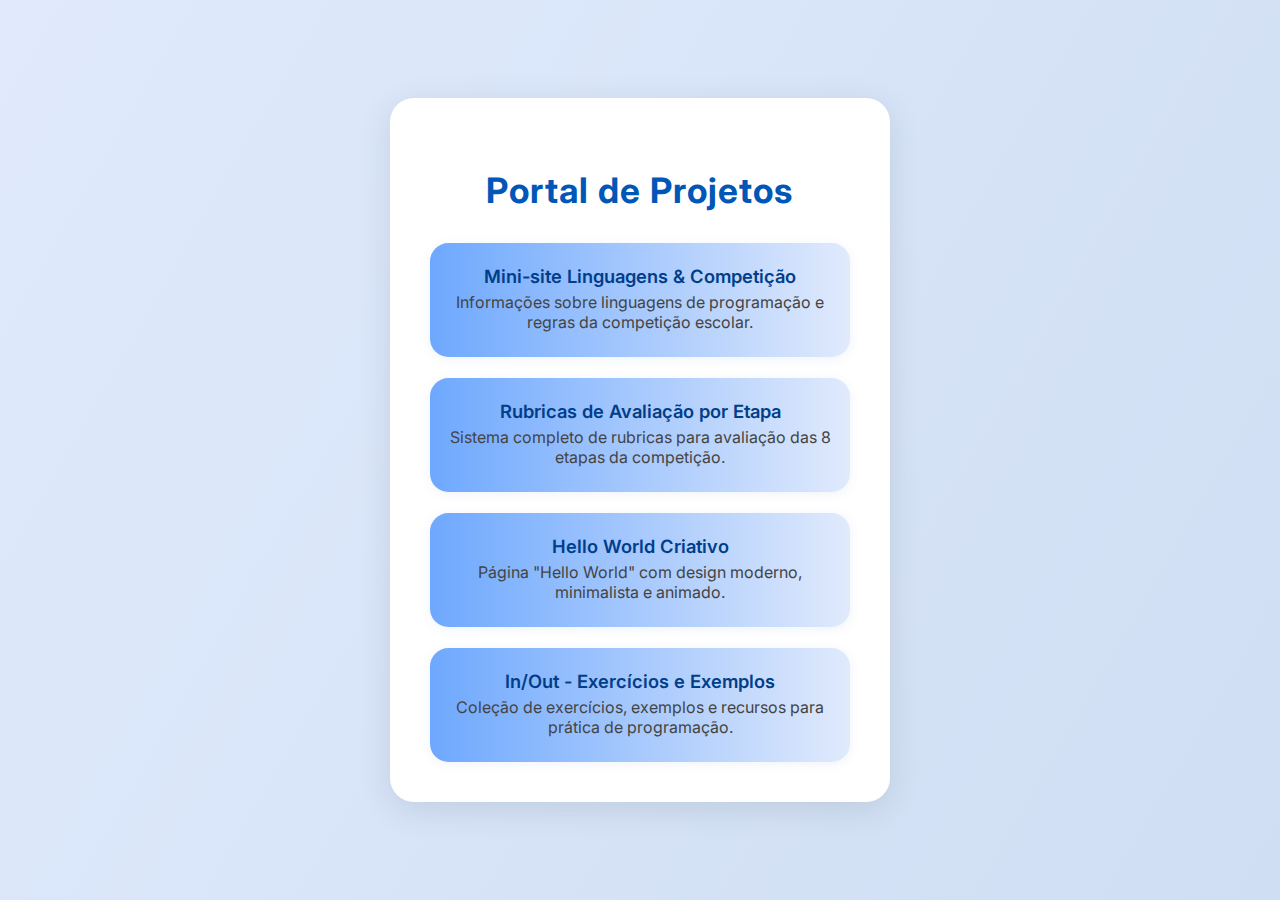
<file: index.html>
<!DOCTYPE html>
<html lang="pt-br">
<head>
  <meta charset="UTF-8">
  <meta name="viewport" content="width=device-width, initial-scale=1.0">
  <title>Portal de Projetos</title>
  <link href="https://fonts.googleapis.com/css2?family=Inter:wght@400;700&display=swap" rel="stylesheet">
  <style>
    body {
      min-height: 100vh;
      margin: 0;
      padding: 0;
      display: flex;
      align-items: center;
      justify-content: center;
      background: linear-gradient(120deg, #e0eafc 0%, #cfdef3 100%);
      font-family: 'Inter', Arial, sans-serif;
    }
    .portal-container {
      background: #fff;
      border-radius: 1.5rem;
      box-shadow: 0 8px 32px 0 rgba(44, 62, 80, 0.13);
      padding: 3rem 2.5rem 2.5rem 2.5rem;
      max-width: 420px;
      width: 95vw;
      text-align: center;
    }
    h1 {
      font-size: 2.2rem;
      color: #0057b7;
      margin-bottom: 0.7em;
      font-weight: 700;
      letter-spacing: 0.03em;
    }
    .links {
      display: flex;
      flex-direction: column;
      gap: 1.3em;
      margin-top: 2em;
    }
    .link-card {
      background: linear-gradient(90deg, #6ea8fe 0%, #e0eafc 100%);
      border-radius: 1em;
      padding: 1.2em 1em;
      box-shadow: 0 2px 12px rgba(0,87,183,0.07);
      text-decoration: none;
      color: #003e8a;
      font-size: 1.15rem;
      font-weight: 600;
      transition: transform 0.18s, box-shadow 0.18s;
      display: block;
    }
    .link-card:hover {
      transform: translateY(-4px) scale(1.03);
      box-shadow: 0 8px 32px 0 rgba(44, 62, 80, 0.18);
      color: #0057b7;
    }
    .desc {
      font-size: 1rem;
      color: #444;
      margin-top: 0.3em;
      margin-bottom: 0.2em;
      font-weight: 400;
    }
    @media (max-width: 600px) {
      .portal-container {
        padding: 1.2rem 0.5rem;
      }
      h1 {
        font-size: 1.3rem;
      }
      .link-card {
        font-size: 1rem;
        padding: 0.9em 0.5em;
      }
    }
  </style>
</head>
<body>
  <div class="portal-container">
    <h1>Portal de Projetos</h1>
    <div class="links">
      <a class="link-card" href="site/index.html" target="_blank">
        Mini-site Linguagens & Competição
        <div class="desc">Informações sobre linguagens de programação e regras da competição escolar.</div>
      </a>
      <a class="link-card" href="site/rubricas_etapas.html" target="_blank">
        Rubricas de Avaliação por Etapa
        <div class="desc">Sistema completo de rubricas para avaliação das 8 etapas da competição.</div>
      </a>
      <a class="link-card" href="javascript/index.html" target="_blank">
        Hello World Criativo
        <div class="desc">Página "Hello World" com design moderno, minimalista e animado.</div>
      </a>
      <a class="link-card" href="in out/index.html" target="_blank">
        In/Out - Exercícios e Exemplos
        <div class="desc">Coleção de exercícios, exemplos e recursos para prática de programação.</div>
      </a>
    </div>
  </div>
</body>
</html>
</file>
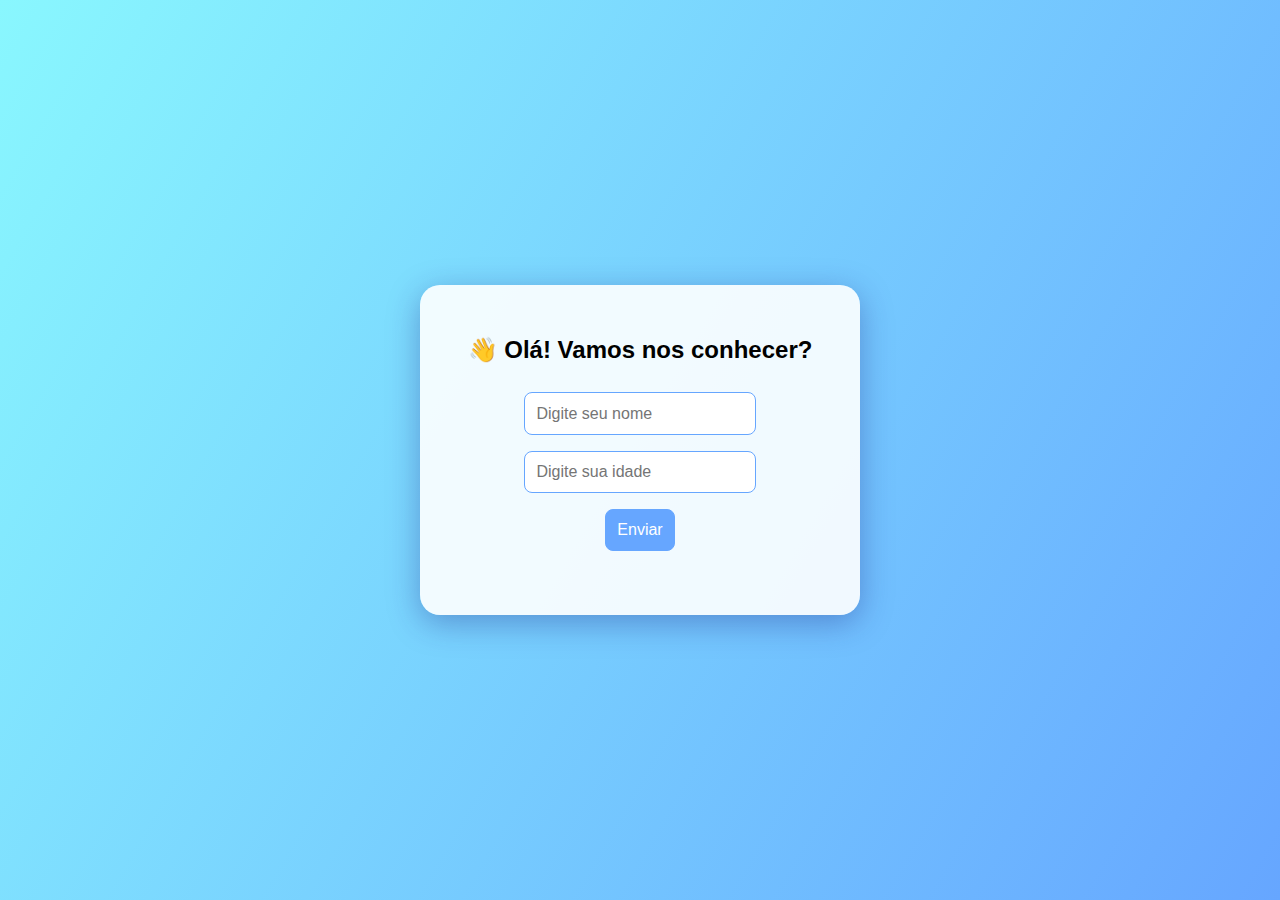
<file: in out/index.html>
<!DOCTYPE html>
<html lang="pt-br">
<head>
    <meta charset="UTF-8">
    <meta name="viewport" content="width=device-width, initial-scale=1.0">
    <title>Bem-vindo!</title>
    <style>
        body {
            background: linear-gradient(120deg, #89f7fe 0%, #66a6ff 100%);
            font-family: 'Segoe UI', sans-serif;
            display: flex;
            flex-direction: column;
            align-items: center;
            justify-content: center;
            height: 100vh;
            margin: 0;
        }
        .container {
            background: rgba(255,255,255,0.9);
            padding: 2rem 3rem;
            border-radius: 20px;
            box-shadow: 0 8px 32px 0 rgba(31, 38, 135, 0.37);
            text-align: center;
        }
        input, button {
            padding: 0.7rem;
            margin: 0.5rem 0;
            border-radius: 8px;
            border: 1px solid #66a6ff;
            font-size: 1rem;
        }
        button {
            background: #66a6ff;
            color: white;
            cursor: pointer;
            transition: background 0.2s;
        }
        button:hover {
            background: #89f7fe;
            color: #333;
        }
        .welcome {
            margin-top: 1.5rem;
            font-size: 1.3rem;
            animation: fadeIn 1.2s;
        }
        @keyframes fadeIn {
            from { opacity: 0; transform: translateY(30px); }
            to { opacity: 1; transform: translateY(0); }
        }
    </style>
</head>
<body>
    <div class="container">
        <h2>👋 Olá! Vamos nos conhecer?</h2>
        <form id="userForm">
            <input type="text" id="nome" placeholder="Digite seu nome" required /> <br />
            <input type="number" id="idade" placeholder="Digite sua idade" min="1" required /> <br />
            <button type="submit">Enviar</button>
        </form>
        <div class="welcome" id="welcomeMsg"></div>
    </div>
    <script>
        const form = document.getElementById('userForm');
        const welcomeMsg = document.getElementById('welcomeMsg');
        const frases = [
            'Que bom te ver por aqui, {nome}! {idade} anos de pura energia! 🚀',
            'Bem-vindo(a), {nome}! {idade} anos e já brilhando muito! ✨',
            'Olá, {nome}! Com {idade} anos, o mundo é seu! 🌎',
            '{nome}, {idade} anos de histórias incríveis! Seja muito bem-vindo(a)! 🎉',
            'Uau, {nome}! {idade} anos e cheio(a) de sonhos! Bem-vindo(a)! 🌟'
        ];
        form.onsubmit = function(e) {
            e.preventDefault();
            const nome = document.getElementById('nome').value.trim();
            const idade = document.getElementById('idade').value.trim();
            if(nome && idade) {
                let frase = '';
                const idadeNum = Number(idade);
                if(idadeNum > 90) {
                    frase = `Uau, ${nome}! ${idade} anos de histórias, sorrisos e aprendizados. Dizem que a vida começa aos 40, mas você já está na segunda temporada! Que privilégio carregar tantas memórias e experiências. Que venham mais capítulos incríveis! 🌟📖`;
                } else if(idadeNum > 70) {
                    frase = `Que incrível, ${nome}! Com mais de ${idade} anos, aposto que aos 10 você se divertia com brincadeiras saudáveis como soltar pipa, jogar bola na rua ou brincar de esconde-esconde até o pôr do sol. Que tempos bons! 😊`;
                } else if(idadeNum > 30) {
                    frase = `Poxa, ${nome}... Com mais de ${idade} anos, já pensou em como teria sido diferente se tivesse comprado Bitcoin aos 9? 😅 Quem diria, hein?`;
                } else if(idadeNum >= 21 && idadeNum <= 30) {
                    frase = `Ei, ${nome}! Com ${idade} anos, você já pode brindar legalmente em muitos países... Mas será que já fez uma viagem inesquecível? ✈️🍹`;
                } else if(idadeNum >= 18 && idadeNum < 21) {
                    frase = `${nome}, ${idade} anos! Já pode votar, dirigir e mudar o mundo! 🚗🗳️ Que tal começar hoje?`;
                } else if(idadeNum === 15) {
                    frase = `Parabéns, ${nome}! 15 anos é uma idade mágica. Já pensou em como seria se você tivesse inventado o TikTok? 🎉📱`;
                } else if(idadeNum === 10) {
                    frase = `Uau, ${nome}! 10 anos! Se você tivesse criado o Minecraft, estaria milionário(a) agora! 🟩🟦`;
                } else if(idadeNum < 10) {
                    frase = `${nome}, com apenas ${idade} anos, o mundo está só começando pra você! Quem sabe você não inventa o próximo grande app? 🚀`;
                } else {
                    frase = frases[Math.floor(Math.random() * frases.length)]
                        .replace('{nome}', nome)
                        .replace('{idade}', idade);
                }
                welcomeMsg.innerHTML = frase;
                form.style.display = 'none';
            }
        };
    </script>
</body>
</html>
</file>
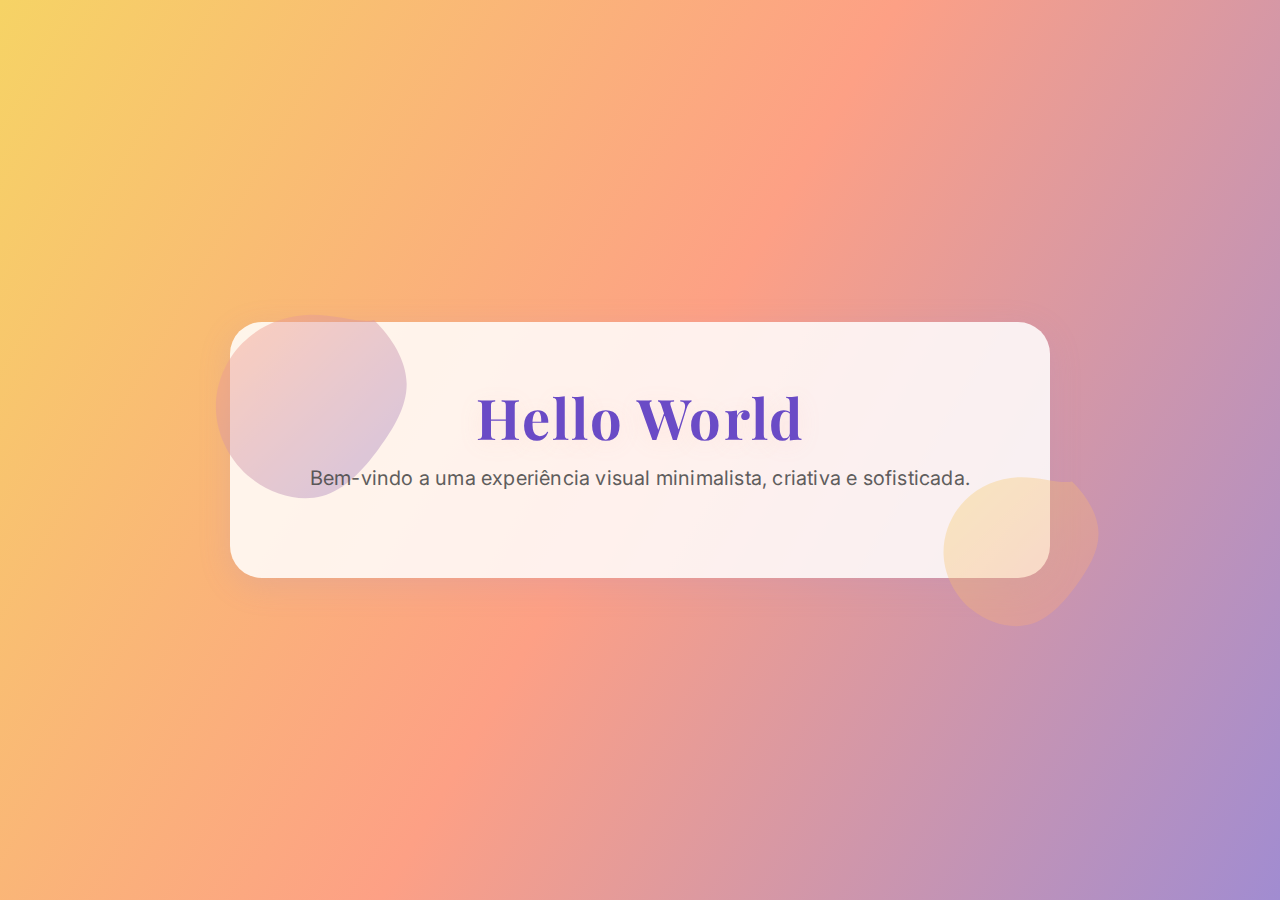
<file: javascript/index.html>
<!DOCTYPE html>
<html lang="pt-br">
<head>
  <meta charset="UTF-8">
  <meta name="viewport" content="width=device-width, initial-scale=1.0">
  <title>Hello World</title>
  <link href="https://fonts.googleapis.com/css2?family=Inter:wght@300;400;700&family=Playfair+Display:wght@700&display=swap" rel="stylesheet">
  <link rel="stylesheet" href="style.css">
</head>
<body>
  <div class="container">
    <svg class="animated-blob" viewBox="0 0 600 600" xmlns="http://www.w3.org/2000/svg">
      <g transform="translate(300,300)">
        <path d="M120,-153.6C154.2,-120.2,180.2,-77.2,181.2,-35.2C182.2,6.8,158.2,47.8,129.2,87.2C100.2,126.6,66.2,164.4,23.2,176.2C-19.8,188,-71.8,173.8,-110.2,143.2C-148.6,112.6,-173.4,65.6,-176.2,18.2C-179,-29.2,-159.8,-77,-126.6,-110.4C-93.4,-143.8,-46.7,-162.8,0.7,-163.5C48.1,-164.2,96.2,-146.9,120,-153.6Z" fill="url(#grad1)"/>
        <defs>
          <linearGradient id="grad1" x1="0" y1="0" x2="1" y2="1">
            <stop offset="0%" stop-color="#fda085"/>
            <stop offset="100%" stop-color="#a18cd1"/>
          </linearGradient>
        </defs>
      </g>
    </svg>
    <svg class="animated-blob2" viewBox="0 0 600 600" xmlns="http://www.w3.org/2000/svg">
      <g transform="translate(300,300)">
        <path d="M120,-153.6C154.2,-120.2,180.2,-77.2,181.2,-35.2C182.2,6.8,158.2,47.8,129.2,87.2C100.2,126.6,66.2,164.4,23.2,176.2C-19.8,188,-71.8,173.8,-110.2,143.2C-148.6,112.6,-173.4,65.6,-176.2,18.2C-179,-29.2,-159.8,-77,-126.6,-110.4C-93.4,-143.8,-46.7,-162.8,0.7,-163.5C48.1,-164.2,96.2,-146.9,120,-153.6Z" fill="url(#grad2)"/>
        <defs>
          <linearGradient id="grad2" x1="0" y1="0" x2="1" y2="1">
            <stop offset="0%" stop-color="#f6d365"/>
            <stop offset="100%" stop-color="#fda085"/>
          </linearGradient>
        </defs>
      </g>
    </svg>
    <h1>Hello World</h1>
    <div class="subtitle">Bem-vindo a uma experiência visual minimalista, criativa e sofisticada.</div>
  </div>
  <script src="script.js"></script>
</body>
</html>
</file>
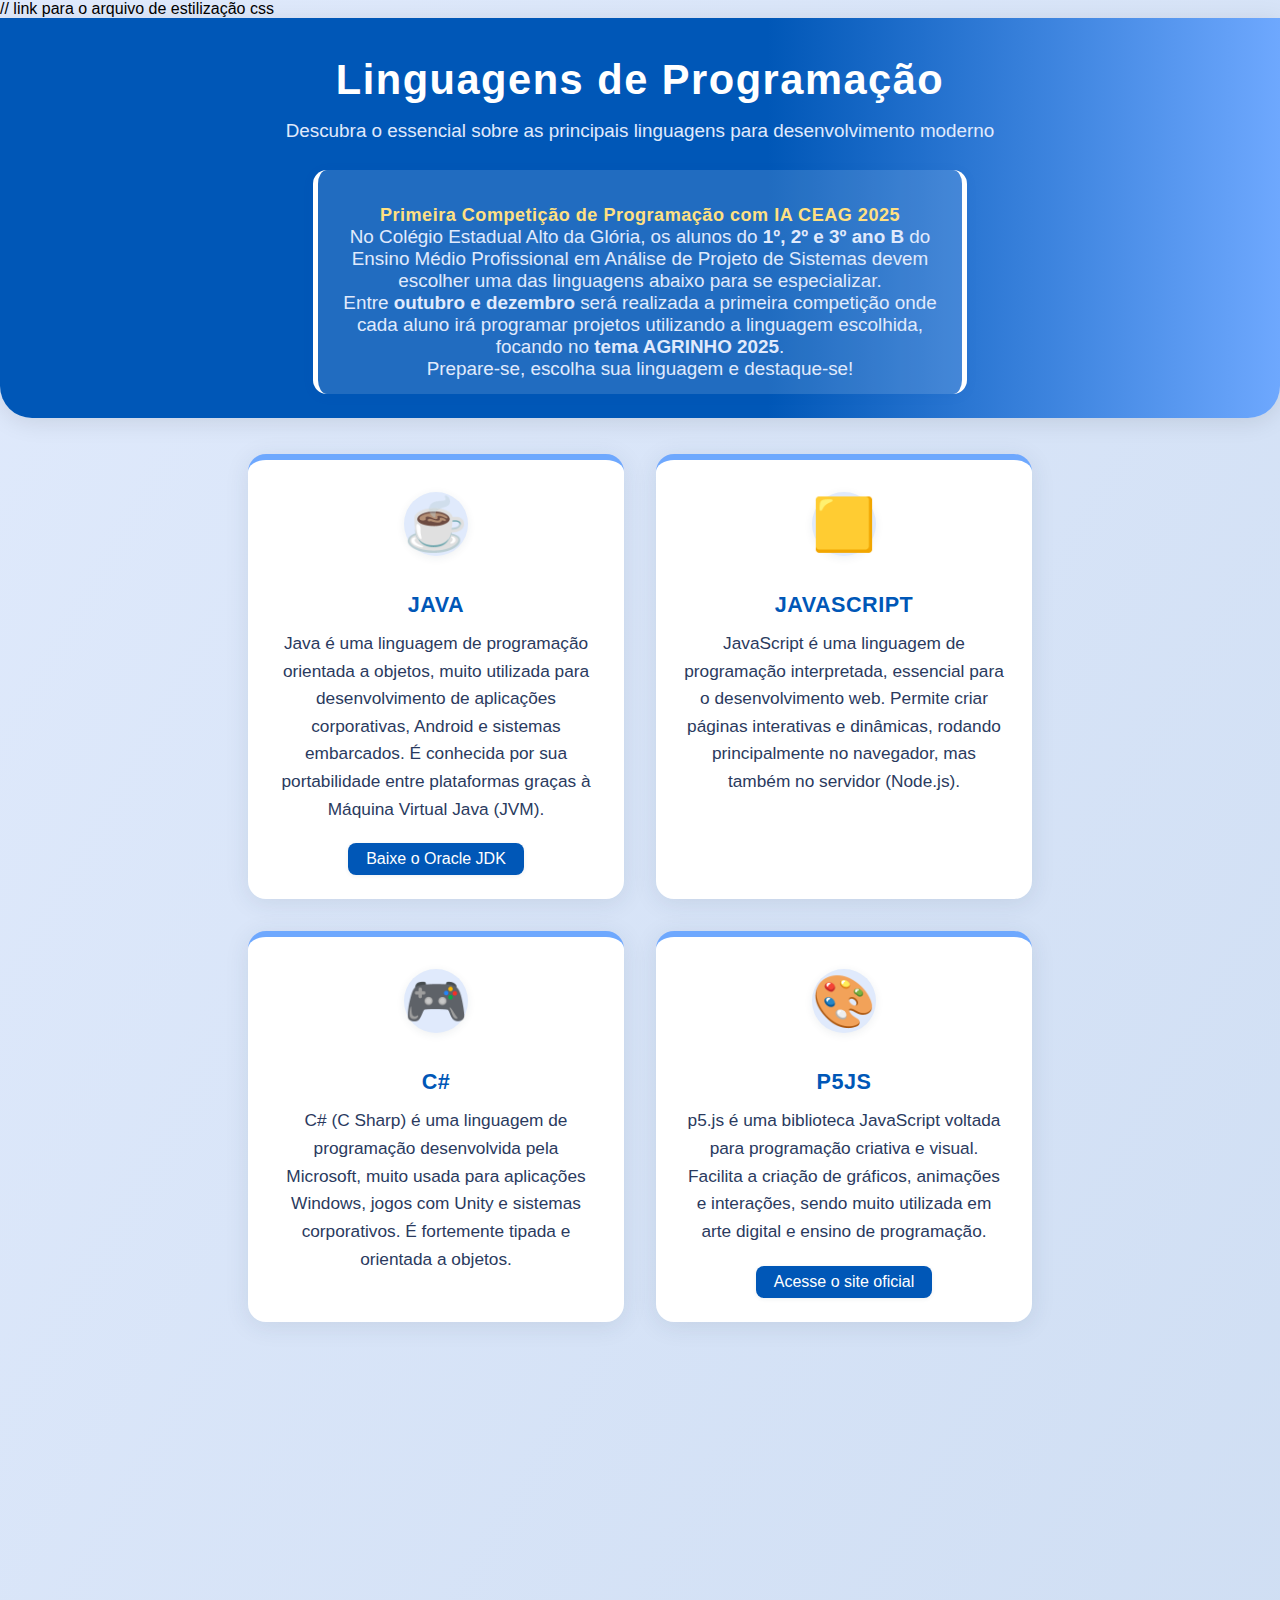
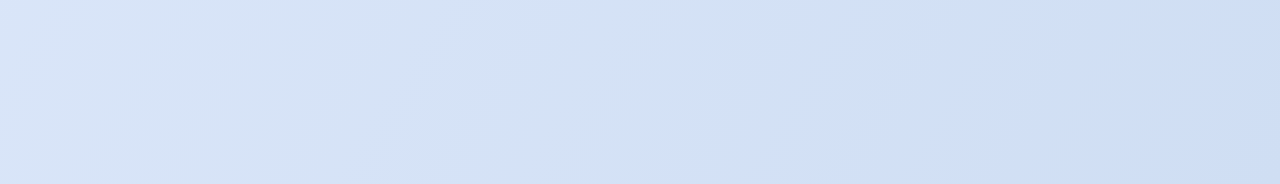
<file: site/index.html>
<!DOCTYPE html>
<html lang="pt-br">
<head>
    <meta charset="UTF-8">
    <meta name="viewport" content="width=device-width, initial-scale=1.0">
    <title>Linguagens de Programação - Primeira Competição de Programação com IA CEAG 2025</title>
    <link rel="stylesheet" href="style.css">// link para o arquivo de estilização css
</head>
<body>
    <div class="header">
        <h1>Linguagens de Programação</h1>
        <p>Descubra o essencial sobre as principais linguagens para desenvolvimento moderno</p>
        <div class="desc-competicao">
            <p>
                <strong>Primeira Competição de Programação com IA CEAG 2025</strong><br>
                No Colégio Estadual Alto da Glória, os alunos do <b>1º, 2º e 3º ano B</b> do Ensino Médio Profissional em Análise de Projeto de Sistemas devem escolher uma das linguagens abaixo para se especializar.<br>
                Entre <b>outubro e dezembro</b> será realizada a primeira competição onde cada aluno irá programar projetos utilizando a linguagem escolhida, focando no <b>tema AGRINHO 2025</b>.<br>
                Prepare-se, escolha sua linguagem e destaque-se!
            </p>
        </div>
    </div>
    <div class="container" id="langs"></div>
    <script src="script.js"></script>
</body>
</html>
</file>
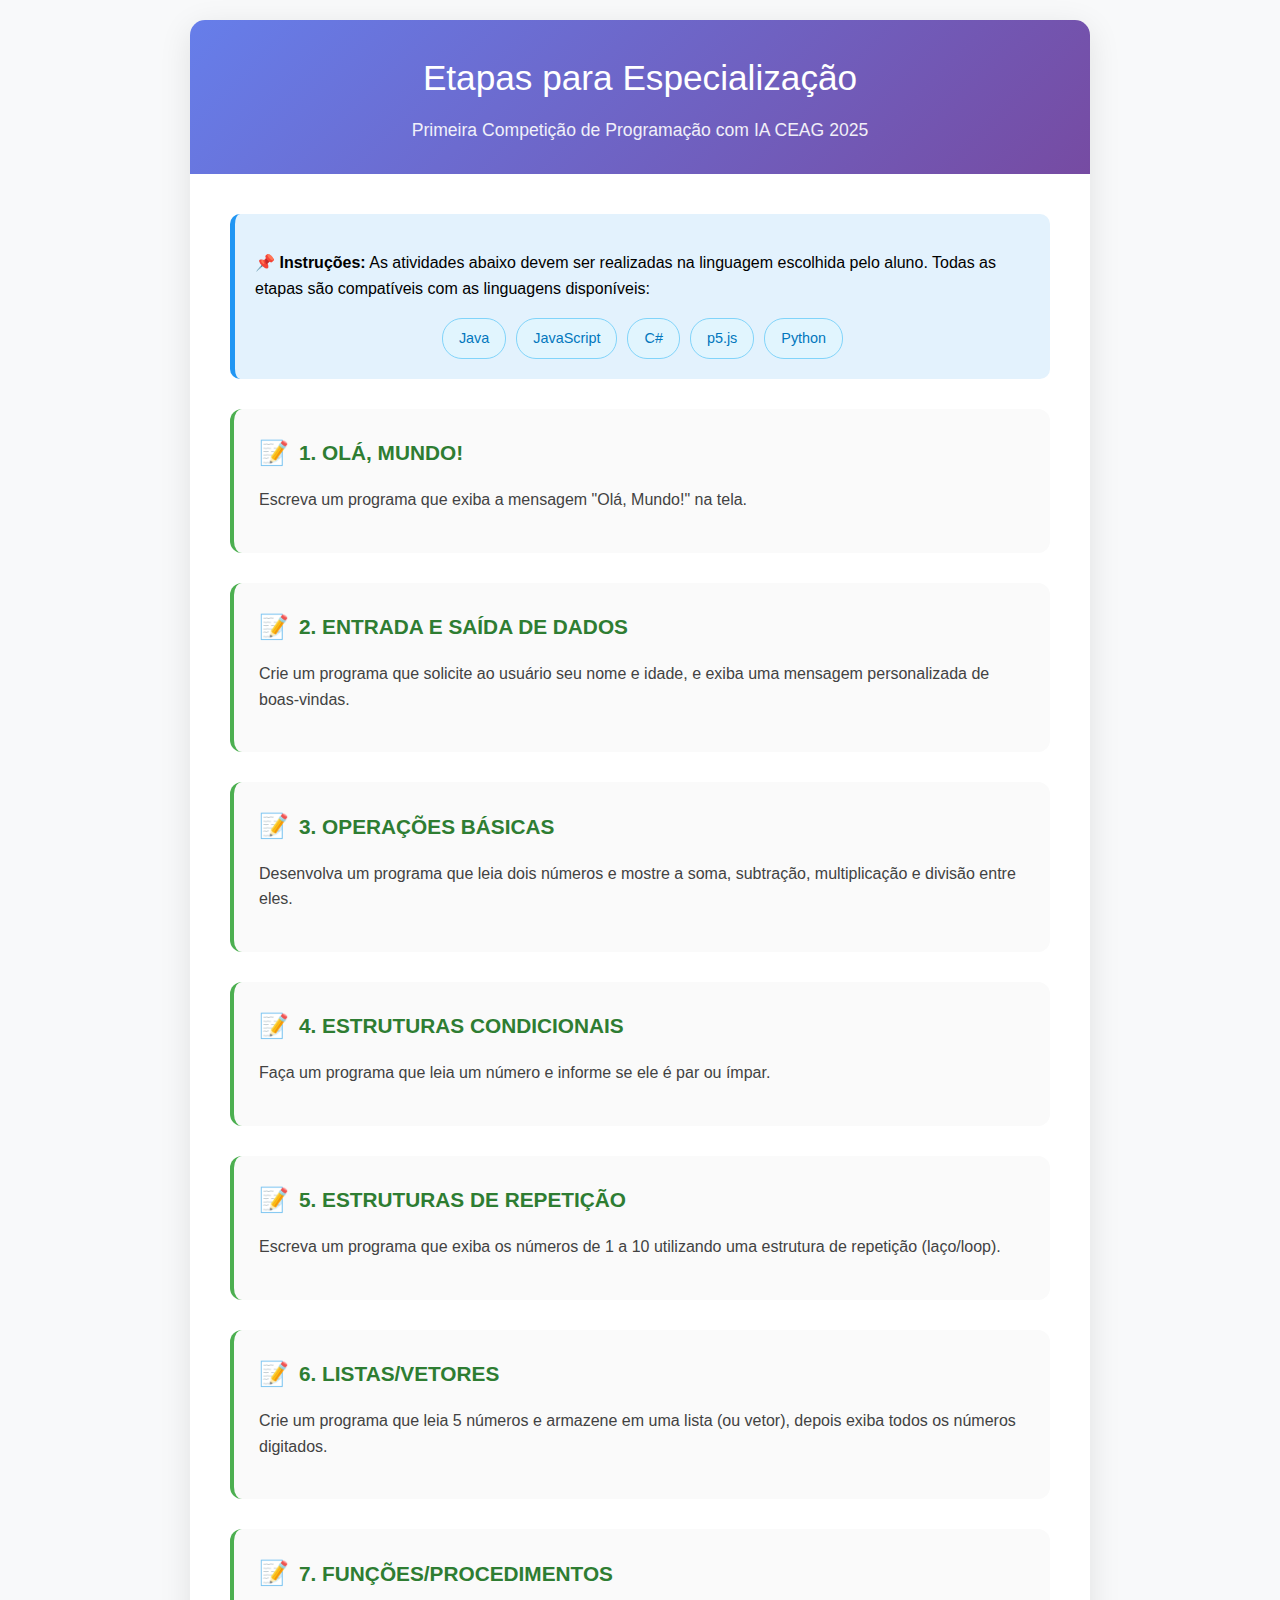
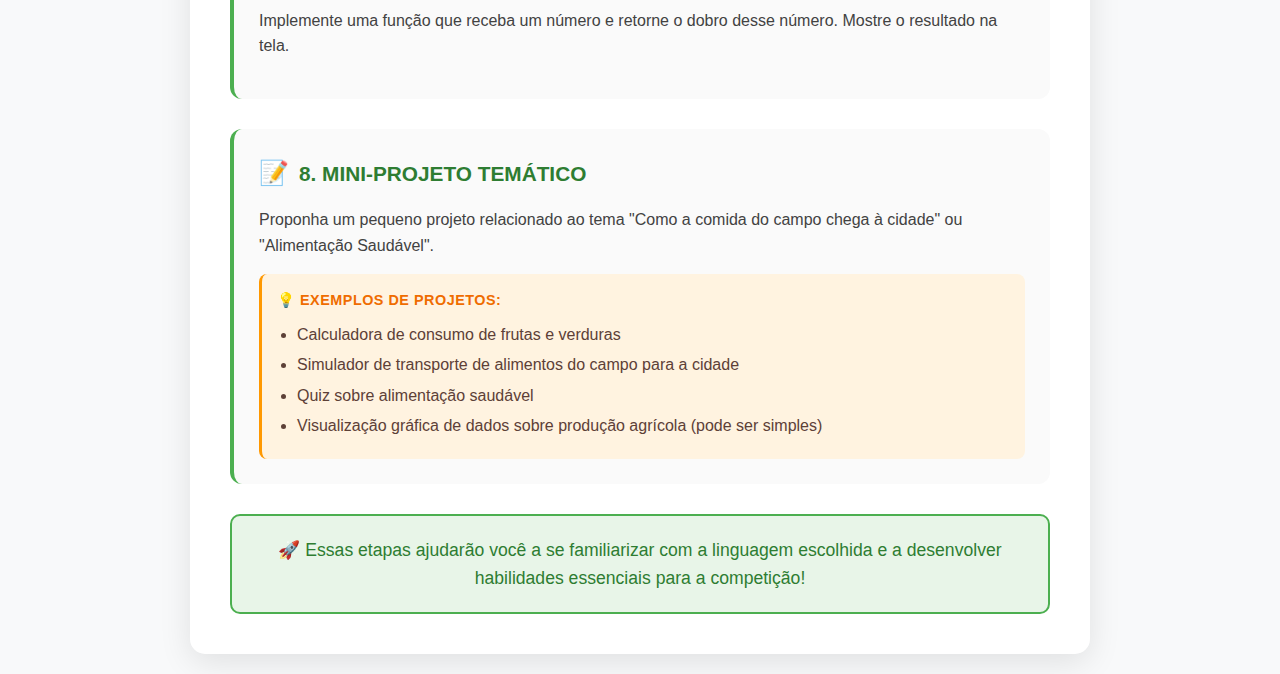
<file: site/etapas_especializacao.html>
<!DOCTYPE html>
<html lang="pt-br">
<head>
    <meta charset="UTF-8">
    <meta name="viewport" content="width=device-width, initial-scale=1.0">
    <title>Etapas para Especialização - Competição de Programação CEAG 2025</title>
    <style>
        body {
            font-family: 'Segoe UI', Tahoma, Geneva, Verdana, sans-serif;
            margin: 0;
            padding: 20px;
            background: #f8f9fa;
            line-height: 1.6;
        }
        
        .container {
            max-width: 900px;
            margin: 0 auto;
            background: white;
            border-radius: 15px;
            overflow: hidden;
            box-shadow: 0 8px 32px rgba(0,0,0,0.1);
        }
        
        .header {
            background: linear-gradient(135deg, #667eea 0%, #764ba2 100%);
            color: white;
            padding: 30px;
            text-align: center;
        }
        
        .header h1 {
            font-size: 2.2rem;
            margin: 0 0 10px 0;
            font-weight: 300;
        }
        
        .header p {
            margin: 0;
            opacity: 0.9;
            font-size: 1.1rem;
        }
        
        .content {
            padding: 40px;
        }
        
        .intro {
            background: #e3f2fd;
            padding: 20px;
            border-radius: 10px;
            margin-bottom: 30px;
            border-left: 5px solid #2196F3;
        }
        
        .etapa {
            margin-bottom: 30px;
            padding: 25px;
            background: #fafafa;
            border-radius: 12px;
            border-left: 4px solid #4CAF50;
            transition: transform 0.2s, box-shadow 0.2s;
        }
        
        .etapa:hover {
            transform: translateY(-2px);
            box-shadow: 0 4px 20px rgba(0,0,0,0.1);
        }
        
        .etapa-numero {
            color: #2e7d32;
            font-size: 1.3rem;
            font-weight: bold;
            margin-bottom: 15px;
            display: flex;
            align-items: center;
            gap: 10px;
        }
        
        .etapa-numero::before {
            content: "📝";
            font-size: 1.5rem;
        }
        
        .etapa-descricao {
            color: #424242;
            font-size: 1rem;
            margin-bottom: 15px;
        }
        
        .exemplos {
            background: #fff3e0;
            padding: 15px;
            border-radius: 8px;
            border-left: 3px solid #ff9800;
            margin-top: 15px;
        }
        
        .exemplos h4 {
            color: #ef6c00;
            margin: 0 0 10px 0;
            font-size: 0.9rem;
            text-transform: uppercase;
            letter-spacing: 0.5px;
        }
        
        .exemplos ul {
            margin: 0;
            padding-left: 20px;
        }
        
        .exemplos li {
            margin-bottom: 5px;
            color: #5d4037;
        }
        
        .final-note {
            background: #e8f5e8;
            padding: 20px;
            border-radius: 10px;
            text-align: center;
            margin-top: 30px;
            border: 2px solid #4CAF50;
        }
        
        .final-note p {
            margin: 0;
            color: #2e7d32;
            font-size: 1.1rem;
            font-weight: 500;
        }
        
        .linguagens {
            display: flex;
            flex-wrap: wrap;
            gap: 10px;
            margin-top: 15px;
            justify-content: center;
        }
        
        .linguagem {
            background: #e1f5fe;
            color: #0277bd;
            padding: 8px 16px;
            border-radius: 20px;
            font-size: 0.9rem;
            font-weight: 500;
            border: 1px solid #81d4fa;
        }
        
        @media (max-width: 768px) {
            .container {
                margin: 10px;
                border-radius: 10px;
            }
            .header {
                padding: 20px;
            }
            .header h1 {
                font-size: 1.8rem;
            }
            .content {
                padding: 20px;
            }
            .etapa {
                padding: 20px;
            }
        }
    </style>
</head>
<body>
    <div class="container">
        <div class="header">
            <h1>Etapas para Especialização</h1>
            <p>Primeira Competição de Programação com IA CEAG 2025</p>
        </div>
        
        <div class="content">
            <div class="intro">
                <p><strong>📌 Instruções:</strong> As atividades abaixo devem ser realizadas na linguagem escolhida pelo aluno. Todas as etapas são compatíveis com as linguagens disponíveis:</p>
                <div class="linguagens">
                    <span class="linguagem">Java</span>
                    <span class="linguagem">JavaScript</span>
                    <span class="linguagem">C#</span>
                    <span class="linguagem">p5.js</span>
                    <span class="linguagem">Python</span>
                </div>
            </div>
            
            <div class="etapa">
                <div class="etapa-numero">1. OLÁ, MUNDO!</div>
                <div class="etapa-descricao">
                    Escreva um programa que exiba a mensagem "Olá, Mundo!" na tela.
                </div>
            </div>
            
            <div class="etapa">
                <div class="etapa-numero">2. ENTRADA E SAÍDA DE DADOS</div>
                <div class="etapa-descricao">
                    Crie um programa que solicite ao usuário seu nome e idade, e exiba uma mensagem personalizada de boas-vindas.
                </div>
            </div>
            
            <div class="etapa">
                <div class="etapa-numero">3. OPERAÇÕES BÁSICAS</div>
                <div class="etapa-descricao">
                    Desenvolva um programa que leia dois números e mostre a soma, subtração, multiplicação e divisão entre eles.
                </div>
            </div>
            
            <div class="etapa">
                <div class="etapa-numero">4. ESTRUTURAS CONDICIONAIS</div>
                <div class="etapa-descricao">
                    Faça um programa que leia um número e informe se ele é par ou ímpar.
                </div>
            </div>
            
            <div class="etapa">
                <div class="etapa-numero">5. ESTRUTURAS DE REPETIÇÃO</div>
                <div class="etapa-descricao">
                    Escreva um programa que exiba os números de 1 a 10 utilizando uma estrutura de repetição (laço/loop).
                </div>
            </div>
            
            <div class="etapa">
                <div class="etapa-numero">6. LISTAS/VETORES</div>
                <div class="etapa-descricao">
                    Crie um programa que leia 5 números e armazene em uma lista (ou vetor), depois exiba todos os números digitados.
                </div>
            </div>
            
            <div class="etapa">
                <div class="etapa-numero">7. FUNÇÕES/PROCEDIMENTOS</div>
                <div class="etapa-descricao">
                    Implemente uma função que receba um número e retorne o dobro desse número. Mostre o resultado na tela.
                </div>
            </div>
            
            <div class="etapa">
                <div class="etapa-numero">8. MINI-PROJETO TEMÁTICO</div>
                <div class="etapa-descricao">
                    Proponha um pequeno projeto relacionado ao tema "Como a comida do campo chega à cidade" ou "Alimentação Saudável".
                </div>
                <div class="exemplos">
                    <h4>💡 Exemplos de Projetos:</h4>
                    <ul>
                        <li>Calculadora de consumo de frutas e verduras</li>
                        <li>Simulador de transporte de alimentos do campo para a cidade</li>
                        <li>Quiz sobre alimentação saudável</li>
                        <li>Visualização gráfica de dados sobre produção agrícola (pode ser simples)</li>
                    </ul>
                </div>
            </div>
            
            <div class="final-note">
                <p>🚀 Essas etapas ajudarão você a se familiarizar com a linguagem escolhida e a desenvolver habilidades essenciais para a competição!</p>
            </div>
        </div>
    </div>
</body>
</html>
</file>
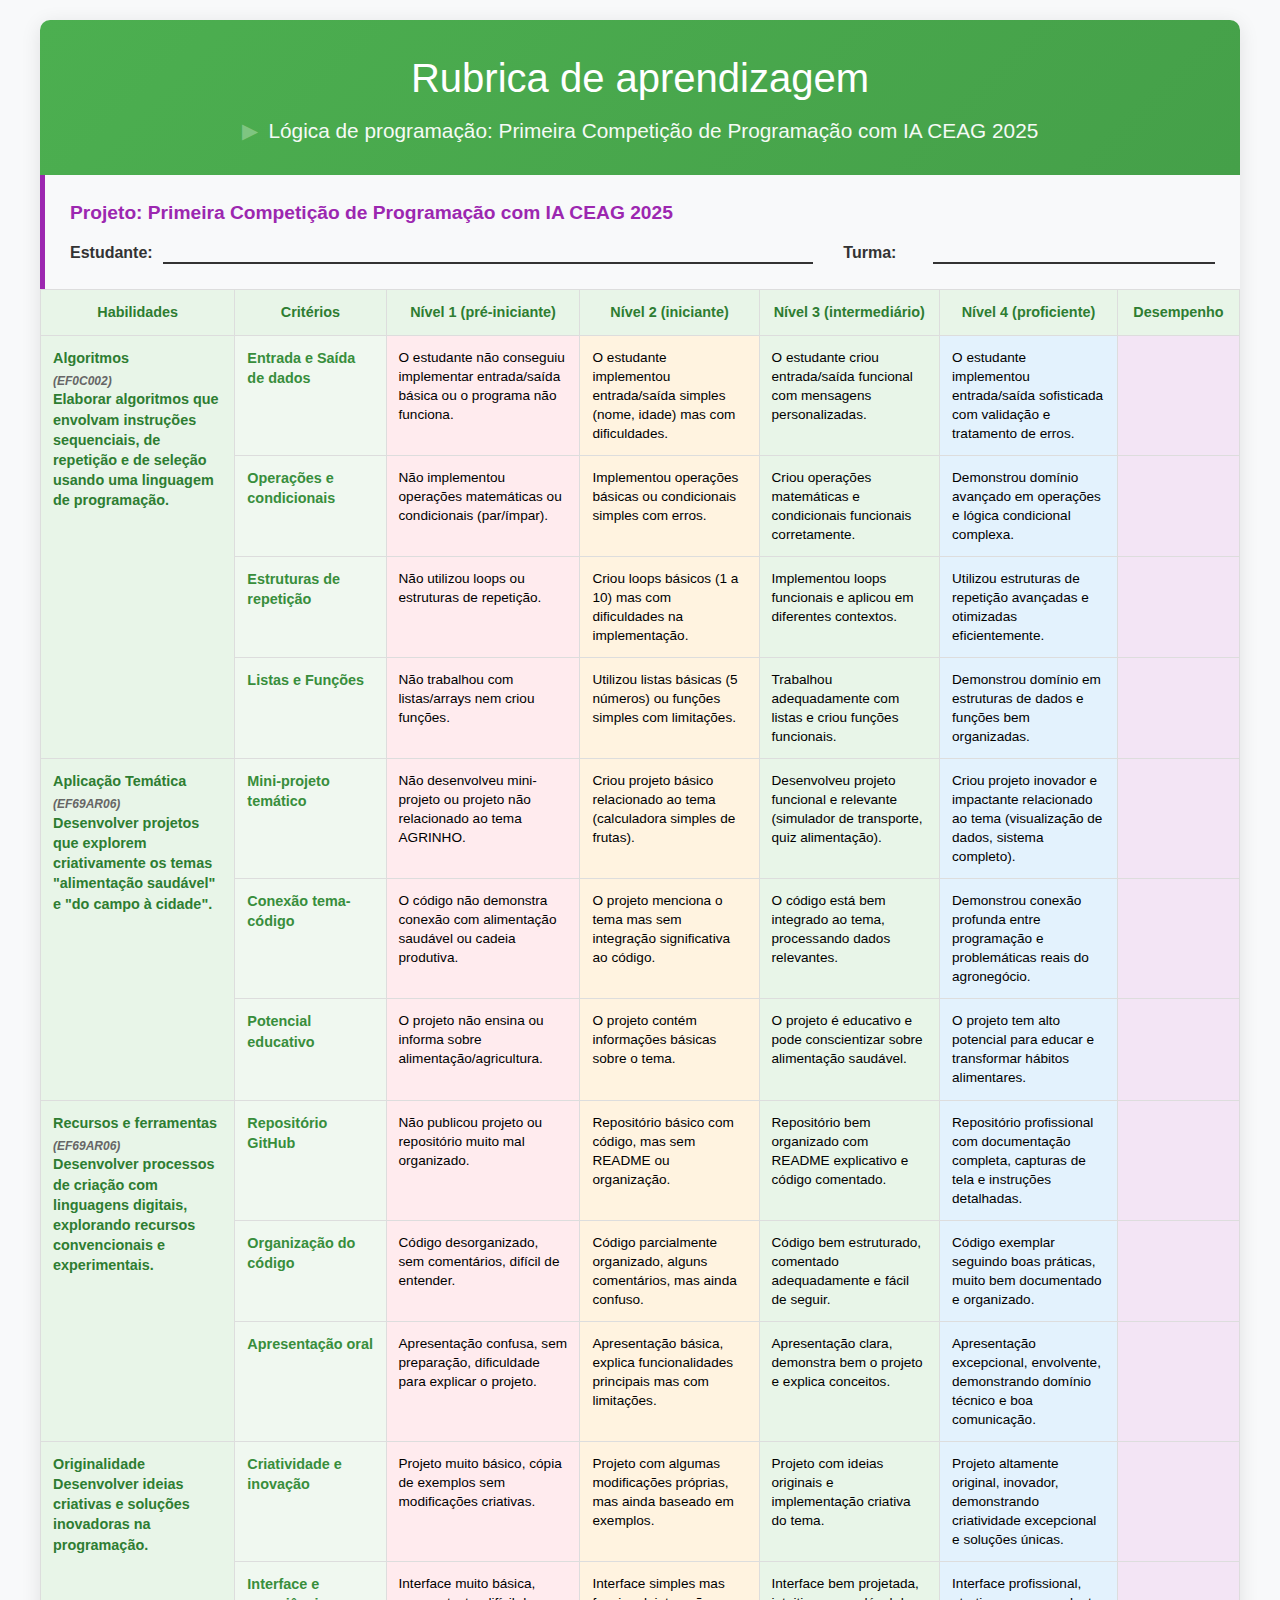
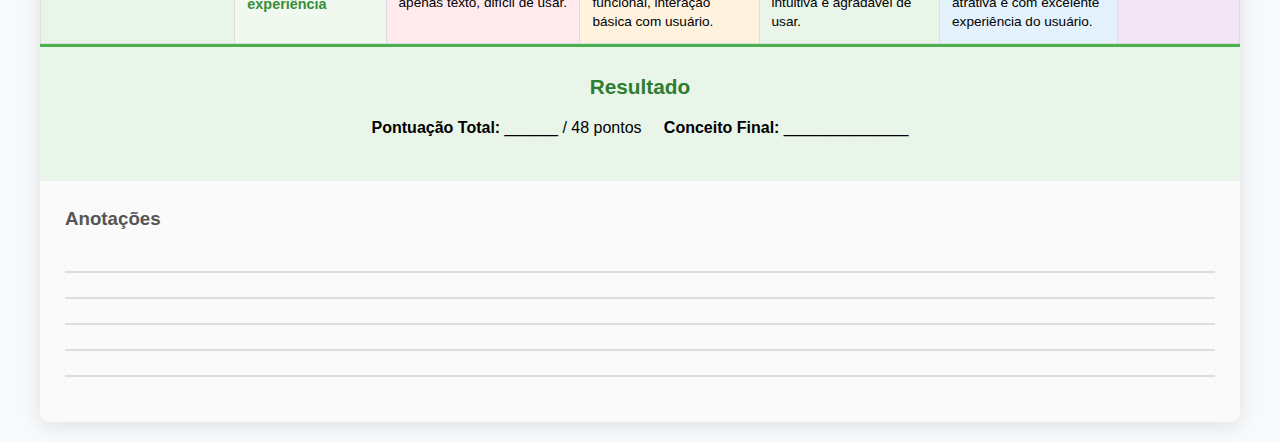
<file: site/rubrica_competicao.html>
<!DOCTYPE html>
<html lang="pt-br">
<head>
    <meta charset="UTF-8">
    <meta name="viewport" content="width=device-width, initial-scale=1.0">
    <title>Rubrica - Competição AGRINHO 2025</title>
    <style>
        body {
            font-family: 'Segoe UI', Tahoma, Geneva, Verdana, sans-serif;
            margin: 0;
            padding: 20px;
            background: #f8f9fa;
            line-height: 1.4;
        }
        
        .container {
            max-width: 1200px;
            margin: 0 auto;
            background: white;
            border-radius: 10px;
            overflow: hidden;
            box-shadow: 0 4px 20px rgba(0,0,0,0.1);
        }
        
        .header {
            background: linear-gradient(135deg, #4CAF50 0%, #45a049 100%);
            color: white;
            padding: 30px;
            text-align: center;
            position: relative;
        }
        
        .header h1 {
            font-size: 2.5rem;
            margin: 0 0 10px 0;
            font-weight: 300;
        }
        
        .header h2 {
            font-size: 1.3rem;
            margin: 0;
            font-weight: 400;
            opacity: 0.95;
        }
        
        .header h2::before {
            content: "▶ ";
            color: #81C784;
            margin-right: 5px;
        }
        
        .project-info {
            background: #f8f9fa;
            padding: 25px;
            border-left: 5px solid #9C27B0;
        }
        
        .project-title {
            color: #9C27B0;
            font-size: 1.2rem;
            font-weight: 600;
            margin-bottom: 15px;
        }
        
        .student-fields {
            display: grid;
            grid-template-columns: 2fr 1fr;
            gap: 30px;
            margin-top: 10px;
        }
        
        .field {
            display: flex;
            align-items: center;
            gap: 10px;
        }
        
        .field span {
            font-weight: 600;
            color: #333;
            min-width: 80px;
        }
        
        .field-line {
            flex: 1;
            border-bottom: 2px solid #333;
            min-height: 20px;
        }
        
        .rubric-table {
            width: 100%;
            border-collapse: collapse;
            font-size: 0.9rem;
        }
        
        .rubric-table th,
        .rubric-table td {
            border: 1px solid #ddd;
            padding: 12px;
            text-align: left;
            vertical-align: top;
        }
        
        .rubric-table th {
            background: #E8F5E8;
            font-weight: 600;
            text-align: center;
            color: #2e7d32;
        }
        
        .habilidade-cell {
            background: #E8F5E8;
            font-weight: 600;
            width: 200px;
            color: #2e7d32;
        }
        
        .criterio-cell {
            background: #F0F8F0;
            font-weight: 600;
            width: 140px;
            color: #388e3c;
        }
        
        .nivel-cell {
            width: 180px;
            font-size: 0.85rem;
            line-height: 1.4;
        }
        
        .nivel1 { background: #FFEBEE; }
        .nivel2 { background: #FFF3E0; }
        .nivel3 { background: #E8F5E8; }
        .nivel4 { background: #E3F2FD; }
        
        .desempenho-cell {
            background: #F3E5F5;
            width: 100px;
            text-align: center;
        }
        
        .codigo-habilidade {
            font-size: 0.75rem;
            color: #666;
            font-style: italic;
            margin-top: 5px;
        }
        
        .resultado-section {
            background: #E8F5E8;
            padding: 25px;
            text-align: center;
            border-top: 3px solid #4CAF50;
        }
        
        .resultado-section h3 {
            color: #2e7d32;
            margin: 0 0 15px 0;
            font-size: 1.3rem;
        }
        
        .anotacoes-section {
            padding: 25px;
            background: #fafafa;
        }
        
        .anotacoes-section h3 {
            color: #555;
            margin: 0 0 15px 0;
        }
        
        .lines {
            height: 150px;
            background-image: repeating-linear-gradient(
                transparent,
                transparent 24px,
                #ddd 24px,
                #ddd 26px
            );
        }
        
        @media print {
            body { 
                background: white; 
                padding: 0; 
            }
            .container { 
                box-shadow: none; 
                border-radius: 0; 
            }
        }
    </style>
</head>
<body>
    <div class="container">
        <div class="header">
            <h1>Rubrica de aprendizagem</h1>
            <h2>Lógica de programação: Primeira Competição de Programação com IA CEAG 2025</h2>
        </div>
        
        <div class="project-info">
            <div class="project-title">Projeto: Primeira Competição de Programação com IA CEAG 2025</div>
            <div class="student-fields">
                <div class="field">
                    <span>Estudante:</span>
                    <div class="field-line"></div>
                </div>
                <div class="field">
                    <span>Turma:</span>
                    <div class="field-line"></div>
                </div>
            </div>
        </div>
        
        <table class="rubric-table">
            <thead>
                <tr>
                    <th>Habilidades</th>
                    <th>Critérios</th>
                    <th>Nível 1 (pré-iniciante)</th>
                    <th>Nível 2 (iniciante)</th>
                    <th>Nível 3 (intermediário)</th>
                    <th>Nível 4 (proficiente)</th>
                    <th>Desempenho</th>
                </tr>
            </thead>
            <tbody>
                <!-- ALGORITMOS -->
                <tr>
                    <td rowspan="4" class="habilidade-cell">
                        <strong>Algoritmos</strong>
                        <div class="codigo-habilidade">(EF0C002)</div>
                        Elaborar algoritmos que envolvam instruções sequenciais, de repetição e de seleção usando uma linguagem de programação.
                    </td>
                    <td class="criterio-cell">Entrada e Saída de dados</td>
                    <td class="nivel-cell nivel1">O estudante não conseguiu implementar entrada/saída básica ou o programa não funciona.</td>
                    <td class="nivel-cell nivel2">O estudante implementou entrada/saída simples (nome, idade) mas com dificuldades.</td>
                    <td class="nivel-cell nivel3">O estudante criou entrada/saída funcional com mensagens personalizadas.</td>
                    <td class="nivel-cell nivel4">O estudante implementou entrada/saída sofisticada com validação e tratamento de erros.</td>
                    <td class="desempenho-cell"></td>
                </tr>
                <tr>
                    <td class="criterio-cell">Operações e condicionais</td>
                    <td class="nivel-cell nivel1">Não implementou operações matemáticas ou condicionais (par/ímpar).</td>
                    <td class="nivel-cell nivel2">Implementou operações básicas ou condicionais simples com erros.</td>
                    <td class="nivel-cell nivel3">Criou operações matemáticas e condicionais funcionais corretamente.</td>
                    <td class="nivel-cell nivel4">Demonstrou domínio avançado em operações e lógica condicional complexa.</td>
                    <td class="desempenho-cell"></td>
                </tr>
                <tr>
                    <td class="criterio-cell">Estruturas de repetição</td>
                    <td class="nivel-cell nivel1">Não utilizou loops ou estruturas de repetição.</td>
                    <td class="nivel-cell nivel2">Criou loops básicos (1 a 10) mas com dificuldades na implementação.</td>
                    <td class="nivel-cell nivel3">Implementou loops funcionais e aplicou em diferentes contextos.</td>
                    <td class="nivel-cell nivel4">Utilizou estruturas de repetição avançadas e otimizadas eficientemente.</td>
                    <td class="desempenho-cell"></td>
                </tr>
                <tr>
                    <td class="criterio-cell">Listas e Funções</td>
                    <td class="nivel-cell nivel1">Não trabalhou com listas/arrays nem criou funções.</td>
                    <td class="nivel-cell nivel2">Utilizou listas básicas (5 números) ou funções simples com limitações.</td>
                    <td class="nivel-cell nivel3">Trabalhou adequadamente com listas e criou funções funcionais.</td>
                    <td class="nivel-cell nivel4">Demonstrou domínio em estruturas de dados e funções bem organizadas.</td>
                    <td class="desempenho-cell"></td>
                </tr>
                
                <!-- TEMA AGRINHO -->
                <tr>
                    <td rowspan="3" class="habilidade-cell">
                        <strong>Aplicação Temática</strong>
                        <div class="codigo-habilidade">(EF69AR06)</div>
                        Desenvolver projetos que explorem criativamente os temas "alimentação saudável" e "do campo à cidade".
                    </td>
                    <td class="criterio-cell">Mini-projeto temático</td>
                    <td class="nivel-cell nivel1">Não desenvolveu mini-projeto ou projeto não relacionado ao tema AGRINHO.</td>
                    <td class="nivel-cell nivel2">Criou projeto básico relacionado ao tema (calculadora simples de frutas).</td>
                    <td class="nivel-cell nivel3">Desenvolveu projeto funcional e relevante (simulador de transporte, quiz alimentação).</td>
                    <td class="nivel-cell nivel4">Criou projeto inovador e impactante relacionado ao tema (visualização de dados, sistema completo).</td>
                    <td class="desempenho-cell"></td>
                </tr>
                <tr>
                    <td class="criterio-cell">Conexão tema-código</td>
                    <td class="nivel-cell nivel1">O código não demonstra conexão com alimentação saudável ou cadeia produtiva.</td>
                    <td class="nivel-cell nivel2">O projeto menciona o tema mas sem integração significativa ao código.</td>
                    <td class="nivel-cell nivel3">O código está bem integrado ao tema, processando dados relevantes.</td>
                    <td class="nivel-cell nivel4">Demonstrou conexão profunda entre programação e problemáticas reais do agronegócio.</td>
                    <td class="desempenho-cell"></td>
                </tr>
                <tr>
                    <td class="criterio-cell">Potencial educativo</td>
                    <td class="nivel-cell nivel1">O projeto não ensina ou informa sobre alimentação/agricultura.</td>
                    <td class="nivel-cell nivel2">O projeto contém informações básicas sobre o tema.</td>
                    <td class="nivel-cell nivel3">O projeto é educativo e pode conscientizar sobre alimentação saudável.</td>
                    <td class="nivel-cell nivel4">O projeto tem alto potencial para educar e transformar hábitos alimentares.</td>
                    <td class="desempenho-cell"></td>
                </tr>
                
                <!-- APRESENTAÇÃO -->
                <tr>
                    <td rowspan="3" class="habilidade-cell">
                        <strong>Recursos e ferramentas</strong>
                        <div class="codigo-habilidade">(EF69AR06)</div>
                        Desenvolver processos de criação com linguagens digitais, explorando recursos convencionais e experimentais.
                    </td>
                    <td class="criterio-cell">Repositório GitHub</td>
                    <td class="nivel-cell nivel1">Não publicou projeto ou repositório muito mal organizado.</td>
                    <td class="nivel-cell nivel2">Repositório básico com código, mas sem README ou organização.</td>
                    <td class="nivel-cell nivel3">Repositório bem organizado com README explicativo e código comentado.</td>
                    <td class="nivel-cell nivel4">Repositório profissional com documentação completa, capturas de tela e instruções detalhadas.</td>
                    <td class="desempenho-cell"></td>
                </tr>
                <tr>
                    <td class="criterio-cell">Organização do código</td>
                    <td class="nivel-cell nivel1">Código desorganizado, sem comentários, difícil de entender.</td>
                    <td class="nivel-cell nivel2">Código parcialmente organizado, alguns comentários, mas ainda confuso.</td>
                    <td class="nivel-cell nivel3">Código bem estruturado, comentado adequadamente e fácil de seguir.</td>
                    <td class="nivel-cell nivel4">Código exemplar seguindo boas práticas, muito bem documentado e organizado.</td>
                    <td class="desempenho-cell"></td>
                </tr>
                <tr>
                    <td class="criterio-cell">Apresentação oral</td>
                    <td class="nivel-cell nivel1">Apresentação confusa, sem preparação, dificuldade para explicar o projeto.</td>
                    <td class="nivel-cell nivel2">Apresentação básica, explica funcionalidades principais mas com limitações.</td>
                    <td class="nivel-cell nivel3">Apresentação clara, demonstra bem o projeto e explica conceitos.</td>
                    <td class="nivel-cell nivel4">Apresentação excepcional, envolvente, demonstrando domínio técnico e boa comunicação.</td>
                    <td class="desempenho-cell"></td>
                </tr>
                
                <!-- ORIGINALIDADE -->
                <tr>
                    <td rowspan="2" class="habilidade-cell">
                        <strong>Originalidade</strong>
                        <br>
                        Desenvolver ideias criativas e soluções inovadoras na programação.
                    </td>
                    <td class="criterio-cell">Criatividade e inovação</td>
                    <td class="nivel-cell nivel1">Projeto muito básico, cópia de exemplos sem modificações criativas.</td>
                    <td class="nivel-cell nivel2">Projeto com algumas modificações próprias, mas ainda baseado em exemplos.</td>
                    <td class="nivel-cell nivel3">Projeto com ideias originais e implementação criativa do tema.</td>
                    <td class="nivel-cell nivel4">Projeto altamente original, inovador, demonstrando criatividade excepcional e soluções únicas.</td>
                    <td class="desempenho-cell"></td>
                </tr>
                <tr>
                    <td class="criterio-cell">Interface e experiência</td>
                    <td class="nivel-cell nivel1">Interface muito básica, apenas texto, difícil de usar.</td>
                    <td class="nivel-cell nivel2">Interface simples mas funcional, interação básica com usuário.</td>
                    <td class="nivel-cell nivel3">Interface bem projetada, intuitiva e agradável de usar.</td>
                    <td class="nivel-cell nivel4">Interface profissional, atrativa e com excelente experiência do usuário.</td>
                    <td class="desempenho-cell"></td>
                </tr>
            </tbody>
        </table>
        
        <div class="resultado-section">
            <h3>Resultado</h3>
            <p><strong>Pontuação Total:</strong> ______ / 48 pontos &nbsp;&nbsp;&nbsp; <strong>Conceito Final:</strong> ______________</p>
        </div>
        
        <div class="anotacoes-section">
            <h3>Anotações</h3>
            <div class="lines"></div>
        </div>
    </div>
</body>
</html>
</file>
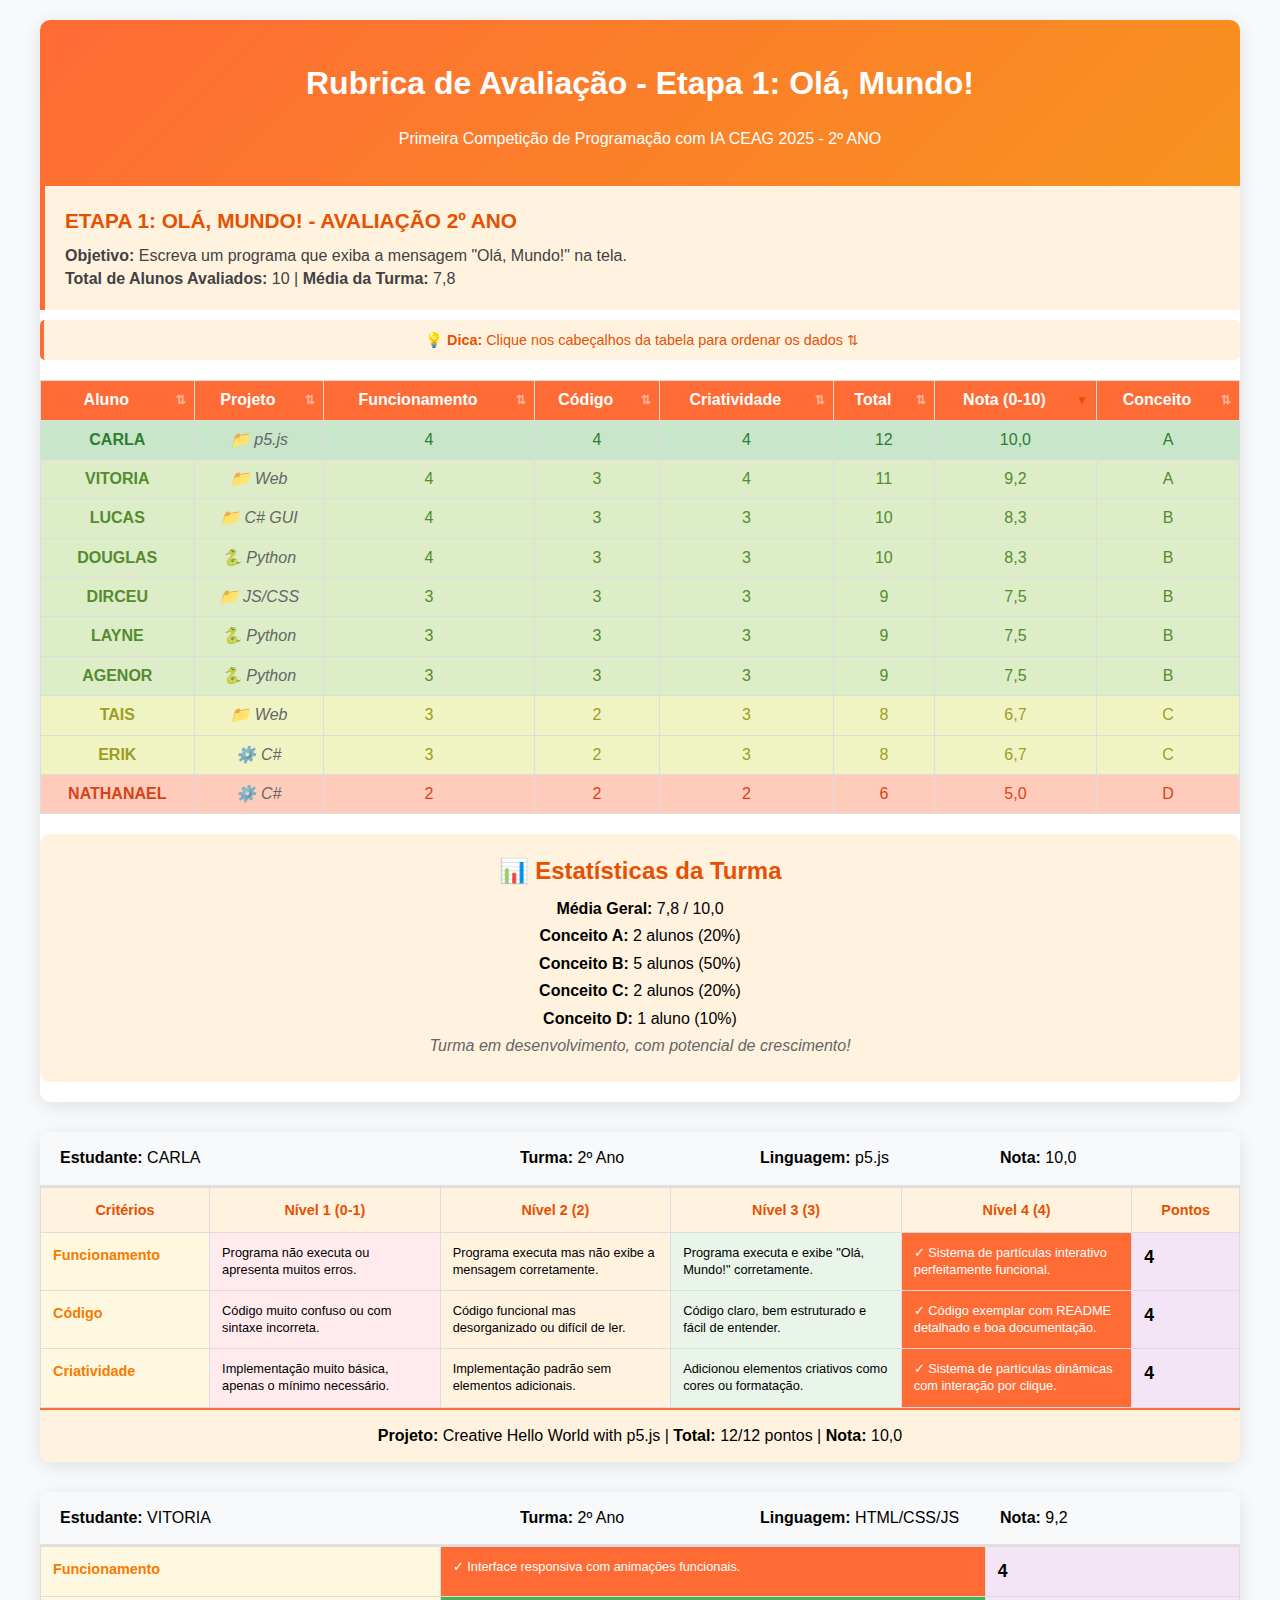
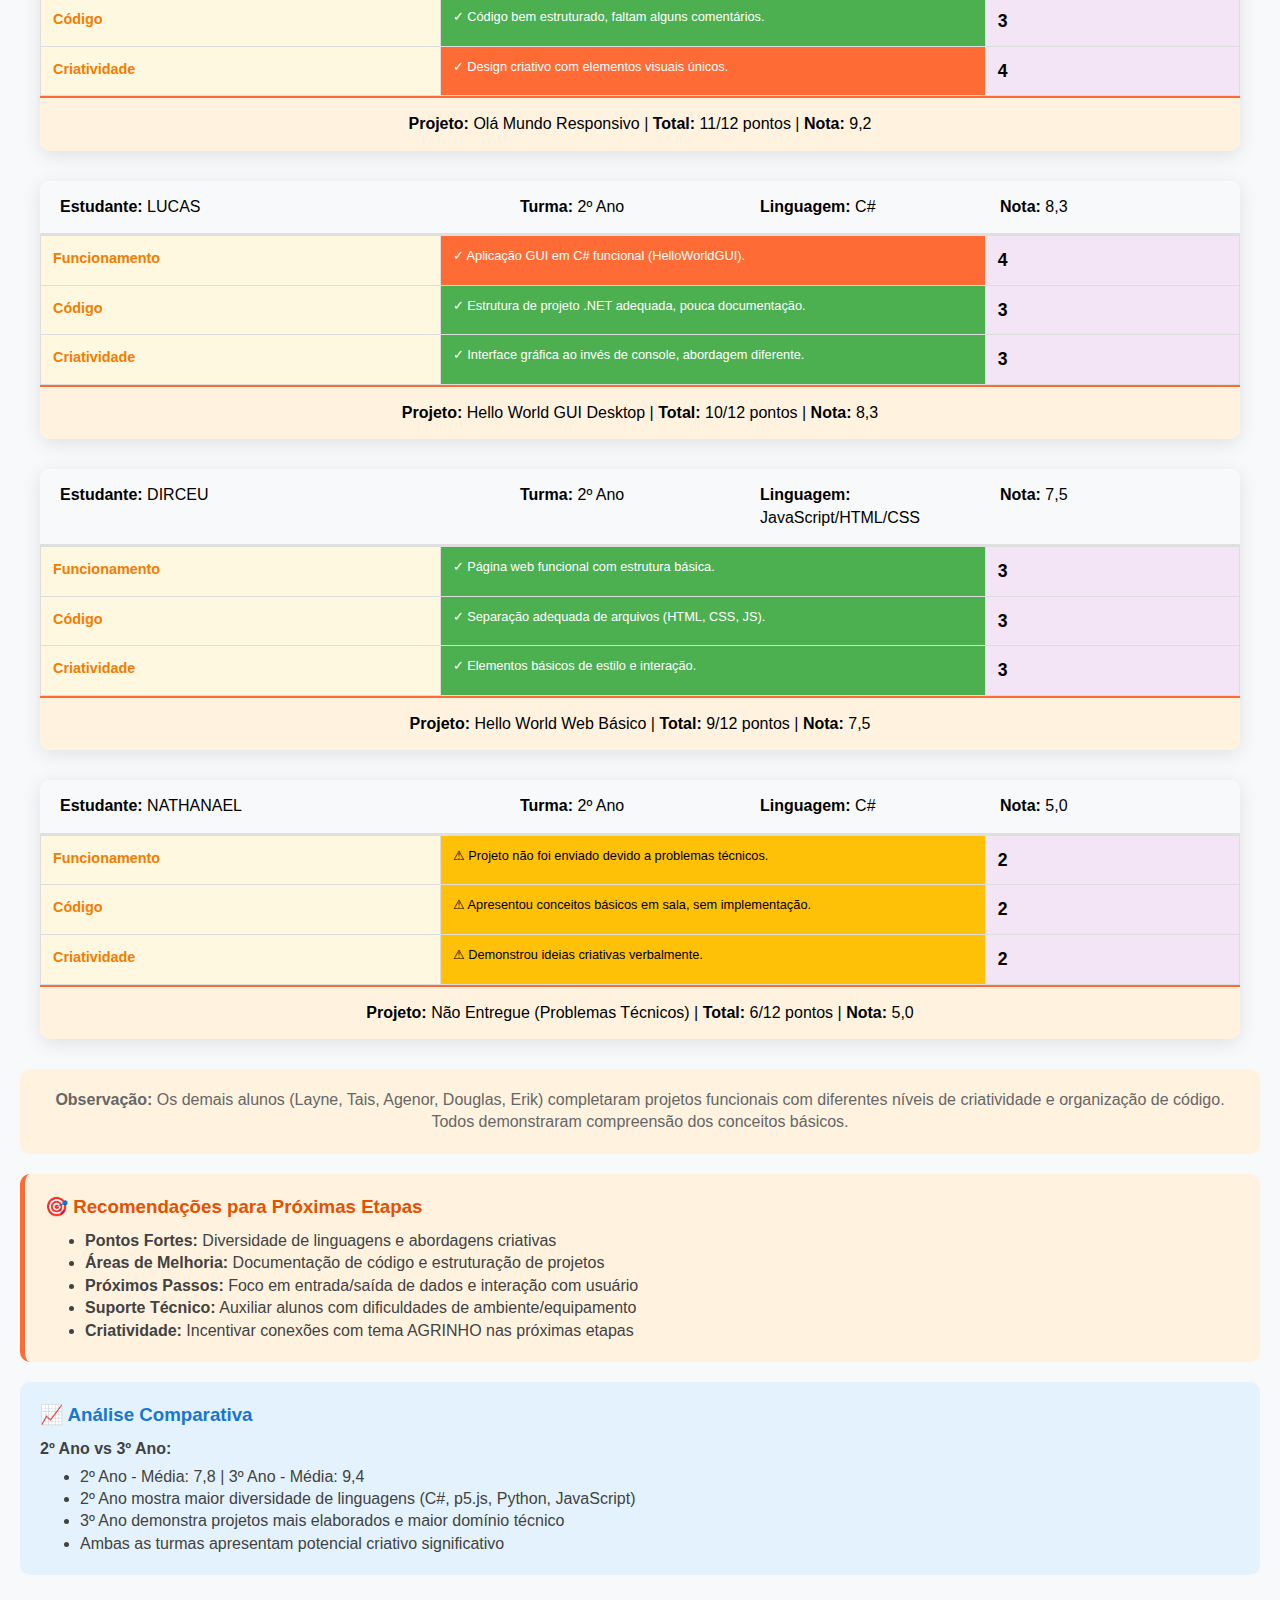
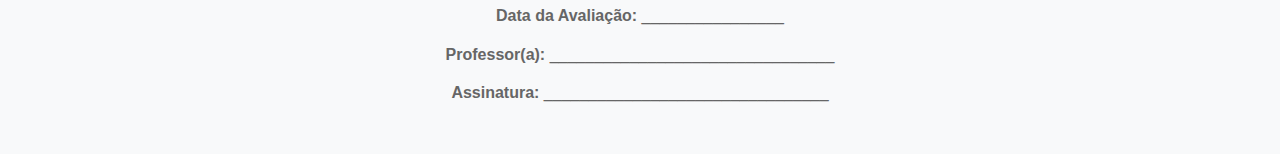
<file: site/Rubrica_Etapa1_2Ano_Preenchida.html>
<!DOCTYPE html>
<html lang="pt-br">
<head>
    <meta charset="UTF-8">
    <meta name="viewport" content="width=device-width, initial-scale=1.0">
    <title>Rubrica Etapa 1 - 2º Ano - CEAG 2025</title>
    <style>
        body {
            font-family: 'Segoe UI', Tahoma, Geneva, Verdana, sans-serif;
            margin: 0;
            padding: 20px;
            background: #f8f9fa;
            line-height: 1.4;
        }
        
        .container {
            max-width: 1200px;
            margin: 0 auto;
            background: white;
            border-radius: 10px;
            overflow: hidden;
            box-shadow: 0 4px 20px rgba(0,0,0,0.1);
            margin-bottom: 30px;
        }
        
        .header {
            background: linear-gradient(135deg, #FF6B35 0%, #F7931E 100%);
            color: white;
            padding: 20px;
            text-align: center;
        }
        
        .etapa-header {
            background: #fff3e0;
            padding: 20px;
            border-left: 5px solid #FF6B35;
        }
        
        .student-info {
            background: #f8f9fa;
            padding: 15px 20px;
            display: grid;
            grid-template-columns: 2fr 1fr 1fr 1fr;
            gap: 20px;
            border-bottom: 2px solid #e0e0e0;
        }
        
        .rubric-table {
            width: 100%;
            border-collapse: collapse;
            font-size: 0.9rem;
        }
        
        .rubric-table th,
        .rubric-table td {
            border: 1px solid #ddd;
            padding: 12px;
            text-align: left;
            vertical-align: top;
        }
        
        .rubric-table th {
            background: #FFF3E0;
            font-weight: 600;
            text-align: center;
            color: #E65100;
        }
        
        .criterio-cell {
            background: #FFF8E1;
            font-weight: 600;
            width: 140px;
            color: #F57C00;
        }
        
        .nivel-cell {
            width: 200px;
            font-size: 0.8rem;
            line-height: 1.3;
        }
        
        .nivel1 { background: #FFEBEE; }
        .nivel2 { background: #FFF3E0; }
        .nivel3 { background: #E8F5E8; }
        .nivel4 { background: #E3F2FD; }
        
        .pontos-cell {
            background: #F3E5F5;
            width: 80px;
            text-align: center;
            font-weight: bold;
            font-size: 1.1rem;
        }
        
        .pontuacao-etapa {
            background: #FFF3E0;
            padding: 15px;
            text-align: center;
            border-top: 2px solid #FF6B35;
        }
        
        .summary-table {
            width: 100%;
            border-collapse: collapse;
            margin: 20px 0;
        }
        
        .summary-table th,
        .summary-table td {
            border: 1px solid #ddd;
            padding: 8px;
            text-align: center;
        }
        
        .summary-table th {
            background: #FF6B35;
            color: white;
        }
        
        .nota-excelente { background: #c8e6c9; color: #2e7d32; }
        .nota-boa { background: #dcedc8; color: #558b2f; }
        .nota-satisfatoria { background: #f0f4c3; color: #9e9d24; }
        .nota-regular { background: #ffccbc; color: #d84315; }
        
        .sortable th {
            cursor: pointer;
            user-select: none;
            position: relative;
            padding-right: 30px;
            transition: background-color 0.2s ease;
        }
        
        .sortable th:hover {
            background: #FF8A50;
            color: white;
        }
        
        .sortable th::after {
            content: '⇅';
            position: absolute;
            right: 8px;
            top: 50%;
            transform: translateY(-50%);
            font-size: 12px;
            opacity: 0.5;
        }
        
        .sortable th.sort-asc::after {
            content: '▲';
            opacity: 1;
            color: #E65100;
        }
        
        .sortable th.sort-desc::after {
            content: '▼';
            opacity: 1;
            color: #E65100;
        }
        
        .sortable tbody tr {
            transition: all 0.2s ease;
        }
        
        .sortable tbody tr:hover {
            background: #f5f5f5;
        }
        
        @media print {
            body { background: white; padding: 0; }
            .container { box-shadow: none; border-radius: 0; page-break-after: always; }
            .sortable th::after { display: none; }
        }
    </style>
</head>
<body>
    <div class="container">
        <div class="header">
            <h1>Rubrica de Avaliação - Etapa 1: Olá, Mundo!</h1>
            <p>Primeira Competição de Programação com IA CEAG 2025 - 2º ANO</p>
        </div>
        
        <div class="etapa-header">
            <div style="color: #E65100; font-size: 1.3rem; font-weight: bold; margin-bottom: 10px;">
                ETAPA 1: OLÁ, MUNDO! - AVALIAÇÃO 2º ANO
            </div>
            <div style="color: #424242; font-size: 1rem;">
                <strong>Objetivo:</strong> Escreva um programa que exiba a mensagem "Olá, Mundo!" na tela.<br>
                <strong>Total de Alunos Avaliados:</strong> 10 | <strong>Média da Turma:</strong> 7,8
            </div>
        </div>

        <!-- RESUMO GERAL -->
        <table class="summary-table sortable" id="tabelaResultados">
            <thead>
                <tr>
                    <th data-type="text">Aluno</th>
                    <th data-type="text">Projeto</th>
                    <th data-type="number">Funcionamento</th>
                    <th data-type="number">Código</th>
                    <th data-type="number">Criatividade</th>
                    <th data-type="number">Total</th>
                    <th data-type="number" class="sort-desc">Nota (0-10)</th>
                    <th data-type="text">Conceito</th>
                </tr>
            </thead>
            <tbody>
                <tr class="nota-excelente">
                    <td><strong>CARLA</strong></td>
                    <td><span style="color: #666; font-style: italic;">📁 p5.js</span></td>
                    <td>4</td>
                    <td>4</td>
                    <td>4</td>
                    <td>12</td>
                    <td>10,0</td>
                    <td>A</td>
                </tr>
                <tr class="nota-boa">
                    <td><strong>VITORIA</strong></td>
                    <td><span style="color: #666; font-style: italic;">📁 Web</span></td>
                    <td>4</td>
                    <td>3</td>
                    <td>4</td>
                    <td>11</td>
                    <td>9,2</td>
                    <td>A</td>
                </tr>
                <tr class="nota-boa">
                    <td><strong>LUCAS</strong></td>
                    <td><span style="color: #666; font-style: italic;">📁 C# GUI</span></td>
                    <td>4</td>
                    <td>3</td>
                    <td>3</td>
                    <td>10</td>
                    <td>8,3</td>
                    <td>B</td>
                </tr>
                <tr class="nota-boa">
                    <td><strong>DOUGLAS</strong></td>
                    <td><span style="color: #666; font-style: italic;">🐍 Python</span></td>
                    <td>4</td>
                    <td>3</td>
                    <td>3</td>
                    <td>10</td>
                    <td>8,3</td>
                    <td>B</td>
                </tr>
                <tr class="nota-boa">
                    <td><strong>DIRCEU</strong></td>
                    <td><span style="color: #666; font-style: italic;">📁 JS/CSS</span></td>
                    <td>3</td>
                    <td>3</td>
                    <td>3</td>
                    <td>9</td>
                    <td>7,5</td>
                    <td>B</td>
                </tr>
                <tr class="nota-boa">
                    <td><strong>LAYNE</strong></td>
                    <td><span style="color: #666; font-style: italic;">🐍 Python</span></td>
                    <td>3</td>
                    <td>3</td>
                    <td>3</td>
                    <td>9</td>
                    <td>7,5</td>
                    <td>B</td>
                </tr>
                <tr class="nota-boa">
                    <td><strong>AGENOR</strong></td>
                    <td><span style="color: #666; font-style: italic;">🐍 Python</span></td>
                    <td>3</td>
                    <td>3</td>
                    <td>3</td>
                    <td>9</td>
                    <td>7,5</td>
                    <td>B</td>
                </tr>
                <tr class="nota-satisfatoria">
                    <td><strong>TAIS</strong></td>
                    <td><span style="color: #666; font-style: italic;">📁 Web</span></td>
                    <td>3</td>
                    <td>2</td>
                    <td>3</td>
                    <td>8</td>
                    <td>6,7</td>
                    <td>C</td>
                </tr>
                <tr class="nota-satisfatoria">
                    <td><strong>ERIK</strong></td>
                    <td><span style="color: #666; font-style: italic;">⚙️ C#</span></td>
                    <td>3</td>
                    <td>2</td>
                    <td>3</td>
                    <td>8</td>
                    <td>6,7</td>
                    <td>C</td>
                </tr>
                <tr class="nota-regular">
                    <td><strong>NATHANAEL</strong></td>
                    <td><span style="color: #666; font-style: italic;">⚙️ C#</span></td>
                    <td>2</td>
                    <td>2</td>
                    <td>2</td>
                    <td>6</td>
                    <td>5,0</td>
                    <td>D</td>
                </tr>
            </tbody>
        </table>

        <div style="background: #fff3e0; padding: 20px; text-align: center; margin: 20px 0; border-radius: 10px;">
            <h2 style="color: #E65100; margin: 0 0 10px 0;">📊 Estatísticas da Turma</h2>
            <p style="margin: 5px 0;"><strong>Média Geral:</strong> 7,8 / 10,0</p>
            <p style="margin: 5px 0;"><strong>Conceito A:</strong> 2 alunos (20%)</p>
            <p style="margin: 5px 0;"><strong>Conceito B:</strong> 5 alunos (50%)</p>
            <p style="margin: 5px 0;"><strong>Conceito C:</strong> 2 alunos (20%)</p>
            <p style="margin: 5px 0;"><strong>Conceito D:</strong> 1 aluno (10%)</p>
            <p style="margin: 5px 0; color: #666;"><em>Turma em desenvolvimento, com potencial de crescimento!</em></p>
        </div>
    </div>

    <!-- DETALHAMENTO POR ALUNO -->
    
    <!-- CARLA -->
    <div class="container">
        <div class="student-info">
            <div><strong>Estudante:</strong> CARLA</div>
            <div><strong>Turma:</strong> 2º Ano</div>
            <div><strong>Linguagem:</strong> p5.js</div>
            <div><strong>Nota:</strong> 10,0</div>
        </div>
        
        <table class="rubric-table">
            <thead>
                <tr>
                    <th>Critérios</th>
                    <th>Nível 1 (0-1)</th>
                    <th>Nível 2 (2)</th>
                    <th>Nível 3 (3)</th>
                    <th>Nível 4 (4)</th>
                    <th>Pontos</th>
                </tr>
            </thead>
            <tbody>
                <tr>
                    <td class="criterio-cell">Funcionamento</td>
                    <td class="nivel-cell nivel1">Programa não executa ou apresenta muitos erros.</td>
                    <td class="nivel-cell nivel2">Programa executa mas não exibe a mensagem corretamente.</td>
                    <td class="nivel-cell nivel3">Programa executa e exibe "Olá, Mundo!" corretamente.</td>
                    <td class="nivel-cell nivel4" style="background: #FF6B35; color: white;">✓ Sistema de partículas interativo perfeitamente funcional.</td>
                    <td class="pontos-cell">4</td>
                </tr>
                <tr>
                    <td class="criterio-cell">Código</td>
                    <td class="nivel-cell nivel1">Código muito confuso ou com sintaxe incorreta.</td>
                    <td class="nivel-cell nivel2">Código funcional mas desorganizado ou difícil de ler.</td>
                    <td class="nivel-cell nivel3">Código claro, bem estruturado e fácil de entender.</td>
                    <td class="nivel-cell nivel4" style="background: #FF6B35; color: white;">✓ Código exemplar com README detalhado e boa documentação.</td>
                    <td class="pontos-cell">4</td>
                </tr>
                <tr>
                    <td class="criterio-cell">Criatividade</td>
                    <td class="nivel-cell nivel1">Implementação muito básica, apenas o mínimo necessário.</td>
                    <td class="nivel-cell nivel2">Implementação padrão sem elementos adicionais.</td>
                    <td class="nivel-cell nivel3">Adicionou elementos criativos como cores ou formatação.</td>
                    <td class="nivel-cell nivel4" style="background: #FF6B35; color: white;">✓ Sistema de partículas dinâmicas com interação por clique.</td>
                    <td class="pontos-cell">4</td>
                </tr>
            </tbody>
        </table>
        
        <div class="pontuacao-etapa">
            <strong>Projeto:</strong> Creative Hello World with p5.js | <strong>Total:</strong> 12/12 pontos | <strong>Nota:</strong> 10,0
        </div>
    </div>

    <!-- VITORIA -->
    <div class="container">
        <div class="student-info">
            <div><strong>Estudante:</strong> VITORIA</div>
            <div><strong>Turma:</strong> 2º Ano</div>
            <div><strong>Linguagem:</strong> HTML/CSS/JS</div>
            <div><strong>Nota:</strong> 9,2</div>
        </div>
        
        <table class="rubric-table">
            <tbody>
                <tr>
                    <td class="criterio-cell">Funcionamento</td>
                    <td class="nivel-cell nivel4" style="background: #FF6B35; color: white;">✓ Interface responsiva com animações funcionais.</td>
                    <td class="pontos-cell">4</td>
                </tr>
                <tr>
                    <td class="criterio-cell">Código</td>
                    <td class="nivel-cell nivel3" style="background: #4CAF50; color: white;">✓ Código bem estruturado, faltam alguns comentários.</td>
                    <td class="pontos-cell">3</td>
                </tr>
                <tr>
                    <td class="criterio-cell">Criatividade</td>
                    <td class="nivel-cell nivel4" style="background: #FF6B35; color: white;">✓ Design criativo com elementos visuais únicos.</td>
                    <td class="pontos-cell">4</td>
                </tr>
            </tbody>
        </table>
        
        <div class="pontuacao-etapa">
            <strong>Projeto:</strong> Olá Mundo Responsivo | <strong>Total:</strong> 11/12 pontos | <strong>Nota:</strong> 9,2
        </div>
    </div>

    <!-- LUCAS -->
    <div class="container">
        <div class="student-info">
            <div><strong>Estudante:</strong> LUCAS</div>
            <div><strong>Turma:</strong> 2º Ano</div>
            <div><strong>Linguagem:</strong> C#</div>
            <div><strong>Nota:</strong> 8,3</div>
        </div>
        
        <table class="rubric-table">
            <tbody>
                <tr>
                    <td class="criterio-cell">Funcionamento</td>
                    <td class="nivel-cell nivel4" style="background: #FF6B35; color: white;">✓ Aplicação GUI em C# funcional (HelloWorldGUI).</td>
                    <td class="pontos-cell">4</td>
                </tr>
                <tr>
                    <td class="criterio-cell">Código</td>
                    <td class="nivel-cell nivel3" style="background: #4CAF50; color: white;">✓ Estrutura de projeto .NET adequada, pouca documentação.</td>
                    <td class="pontos-cell">3</td>
                </tr>
                <tr>
                    <td class="criterio-cell">Criatividade</td>
                    <td class="nivel-cell nivel3" style="background: #4CAF50; color: white;">✓ Interface gráfica ao invés de console, abordagem diferente.</td>
                    <td class="pontos-cell">3</td>
                </tr>
            </tbody>
        </table>
        
        <div class="pontuacao-etapa">
            <strong>Projeto:</strong> Hello World GUI Desktop | <strong>Total:</strong> 10/12 pontos | <strong>Nota:</strong> 8,3
        </div>
    </div>

    <!-- DIRCEU -->
    <div class="container">
        <div class="student-info">
            <div><strong>Estudante:</strong> DIRCEU</div>
            <div><strong>Turma:</strong> 2º Ano</div>
            <div><strong>Linguagem:</strong> JavaScript/HTML/CSS</div>
            <div><strong>Nota:</strong> 7,5</div>
        </div>
        
        <table class="rubric-table">
            <tbody>
                <tr>
                    <td class="criterio-cell">Funcionamento</td>
                    <td class="nivel-cell nivel3" style="background: #4CAF50; color: white;">✓ Página web funcional com estrutura básica.</td>
                    <td class="pontos-cell">3</td>
                </tr>
                <tr>
                    <td class="criterio-cell">Código</td>
                    <td class="nivel-cell nivel3" style="background: #4CAF50; color: white;">✓ Separação adequada de arquivos (HTML, CSS, JS).</td>
                    <td class="pontos-cell">3</td>
                </tr>
                <tr>
                    <td class="criterio-cell">Criatividade</td>
                    <td class="nivel-cell nivel3" style="background: #4CAF50; color: white;">✓ Elementos básicos de estilo e interação.</td>
                    <td class="pontos-cell">3</td>
                </tr>
            </tbody>
        </table>
        
        <div class="pontuacao-etapa">
            <strong>Projeto:</strong> Hello World Web Básico | <strong>Total:</strong> 9/12 pontos | <strong>Nota:</strong> 7,5
        </div>
    </div>

    <!-- NATHANAEL -->
    <div class="container">
        <div class="student-info">
            <div><strong>Estudante:</strong> NATHANAEL</div>
            <div><strong>Turma:</strong> 2º Ano</div>
            <div><strong>Linguagem:</strong> C#</div>
            <div><strong>Nota:</strong> 5,0</div>
        </div>
        
        <table class="rubric-table">
            <tbody>
                <tr>
                    <td class="criterio-cell">Funcionamento</td>
                    <td class="nivel-cell nivel2" style="background: #FFC107; color: black;">⚠ Projeto não foi enviado devido a problemas técnicos.</td>
                    <td class="pontos-cell">2</td>
                </tr>
                <tr>
                    <td class="criterio-cell">Código</td>
                    <td class="nivel-cell nivel2" style="background: #FFC107; color: black;">⚠ Apresentou conceitos básicos em sala, sem implementação.</td>
                    <td class="pontos-cell">2</td>
                </tr>
                <tr>
                    <td class="criterio-cell">Criatividade</td>
                    <td class="nivel-cell nivel2" style="background: #FFC107; color: black;">⚠ Demonstrou ideias criativas verbalmente.</td>
                    <td class="pontos-cell">2</td>
                </tr>
            </tbody>
        </table>
        
        <div class="pontuacao-etapa">
            <strong>Projeto:</strong> Não Entregue (Problemas Técnicos) | <strong>Total:</strong> 6/12 pontos | <strong>Nota:</strong> 5,0
        </div>
    </div>

    <div style="background: #fff3e0; padding: 20px; text-align: center; margin: 20px 0; border-radius: 10px;">
        <p style="margin: 0; color: #666;"><strong>Observação:</strong> Os demais alunos (Layne, Tais, Agenor, Douglas, Erik) completaram projetos funcionais com diferentes níveis de criatividade e organização de código. Todos demonstraram compreensão dos conceitos básicos.</p>
    </div>

    <div style="background: #fff3e0; padding: 20px; margin: 20px 0; border-radius: 10px; border-left: 5px solid #FF6B35;">
        <h3 style="color: #E65100; margin: 0 0 10px 0;">🎯 Recomendações para Próximas Etapas</h3>
        <ul style="margin: 0; color: #424242;">
            <li><strong>Pontos Fortes:</strong> Diversidade de linguagens e abordagens criativas</li>
            <li><strong>Áreas de Melhoria:</strong> Documentação de código e estruturação de projetos</li>
            <li><strong>Próximos Passos:</strong> Foco em entrada/saída de dados e interação com usuário</li>
            <li><strong>Suporte Técnico:</strong> Auxiliar alunos com dificuldades de ambiente/equipamento</li>
            <li><strong>Criatividade:</strong> Incentivar conexões com tema AGRINHO nas próximas etapas</li>
        </ul>
    </div>

    <div style="background: #e3f2fd; padding: 20px; margin: 20px 0; border-radius: 10px;">
        <h3 style="color: #1976D2; margin: 0 0 10px 0;">📈 Análise Comparativa</h3>
        <p style="margin: 5px 0; color: #424242;"><strong>2º Ano vs 3º Ano:</strong></p>
        <ul style="margin: 0; color: #424242;">
            <li>2º Ano - Média: 7,8 | 3º Ano - Média: 9,4</li>
            <li>2º Ano mostra maior diversidade de linguagens (C#, p5.js, Python, JavaScript)</li>
            <li>3º Ano demonstra projetos mais elaborados e maior domínio técnico</li>
            <li>Ambas as turmas apresentam potencial criativo significativo</li>
        </ul>
    </div>

    <div style="text-align: center; margin: 30px 0; color: #666;">
        <p><strong>Data da Avaliação:</strong> ________________</p>
        <p><strong>Professor(a):</strong> ________________________________</p>
        <p><strong>Assinatura:</strong> ________________________________</p>
    </div>

    <script>
        // Funcionalidade de ordenação da tabela
        function makeTableSortable() {
            const table = document.getElementById('tabelaResultados');
            const headers = table.querySelectorAll('th');
            
            headers.forEach((header, index) => {
                header.addEventListener('click', () => {
                    const tbody = table.querySelector('tbody');
                    const rows = Array.from(tbody.querySelectorAll('tr'));
                    const type = header.getAttribute('data-type');
                    const isAscending = header.classList.contains('sort-asc');
                    
                    // Remove classes de ordenação de todos os headers
                    headers.forEach(h => h.classList.remove('sort-asc', 'sort-desc'));
                    
                    // Adiciona classe apropriada ao header clicado
                    header.classList.add(isAscending ? 'sort-desc' : 'sort-asc');
                    
                    // Ordena as linhas
                    rows.sort((a, b) => {
                        const cellA = a.cells[index].textContent.trim();
                        const cellB = b.cells[index].textContent.trim();
                        
                        let valueA, valueB;
                        
                        if (type === 'number') {
                            valueA = parseFloat(cellA.replace(',', '.')) || 0;
                            valueB = parseFloat(cellB.replace(',', '.')) || 0;
                        } else {
                            valueA = cellA.toUpperCase();
                            valueB = cellB.toUpperCase();
                        }
                        
                        if (type === 'number') {
                            return isAscending ? valueB - valueA : valueA - valueB;
                        } else {
                            if (valueA < valueB) return isAscending ? 1 : -1;
                            if (valueA > valueB) return isAscending ? -1 : 1;
                            return 0;
                        }
                    });
                    
                    // Reordena as linhas na tabela
                    rows.forEach(row => tbody.appendChild(row));
                });
            });
        }
        
        // Adiciona funcionalidade quando a página carrega
        document.addEventListener('DOMContentLoaded', function() {
            makeTableSortable();
            
            // Adiciona dica de uso
            const table = document.getElementById('tabelaResultados');
            const infoDiv = document.createElement('div');
            infoDiv.style.cssText = `
                background: #fff3e0; 
                padding: 10px; 
                margin: 10px 0; 
                border-radius: 5px; 
                text-align: center; 
                font-size: 0.9rem; 
                color: #E65100;
                border-left: 4px solid #FF6B35;
            `;
            infoDiv.innerHTML = '💡 <strong>Dica:</strong> Clique nos cabeçalhos da tabela para ordenar os dados ⇅';
            table.parentNode.insertBefore(infoDiv, table);
        });
    </script>
</body>
</html>
</file>
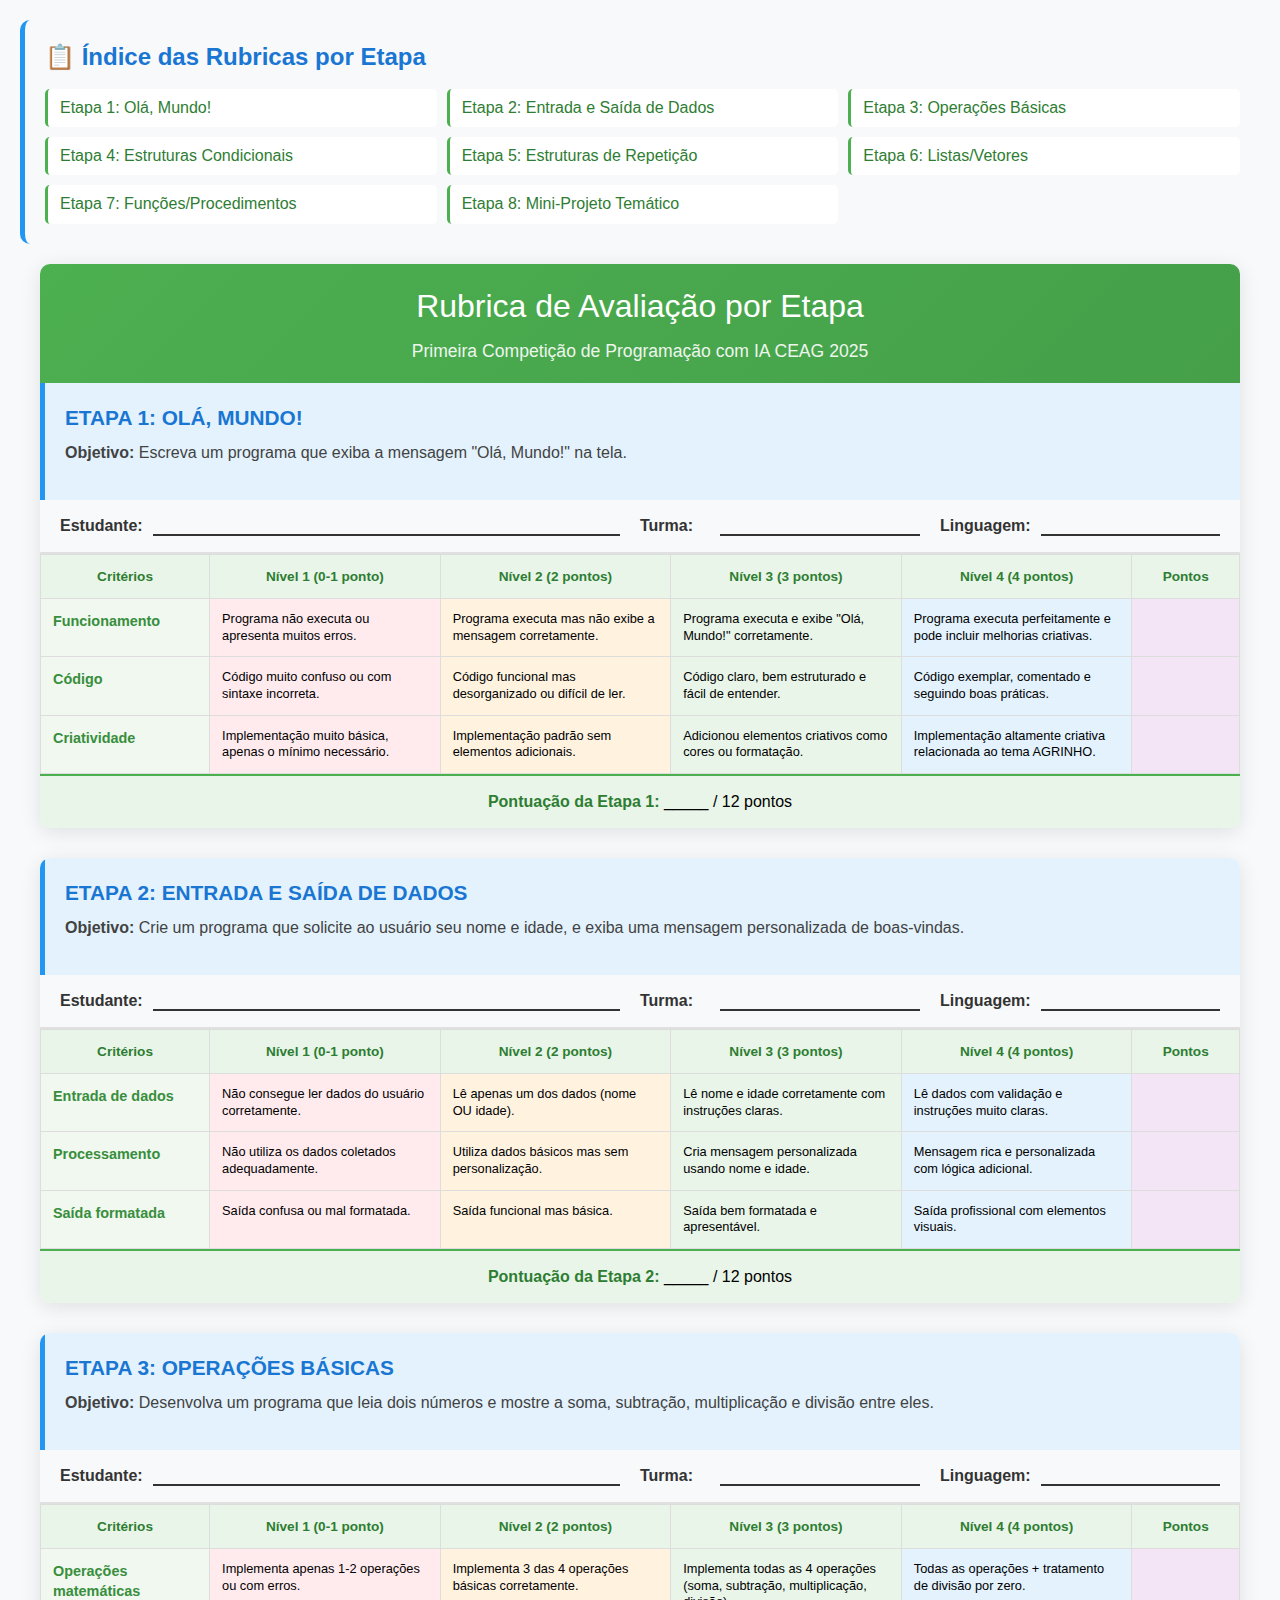
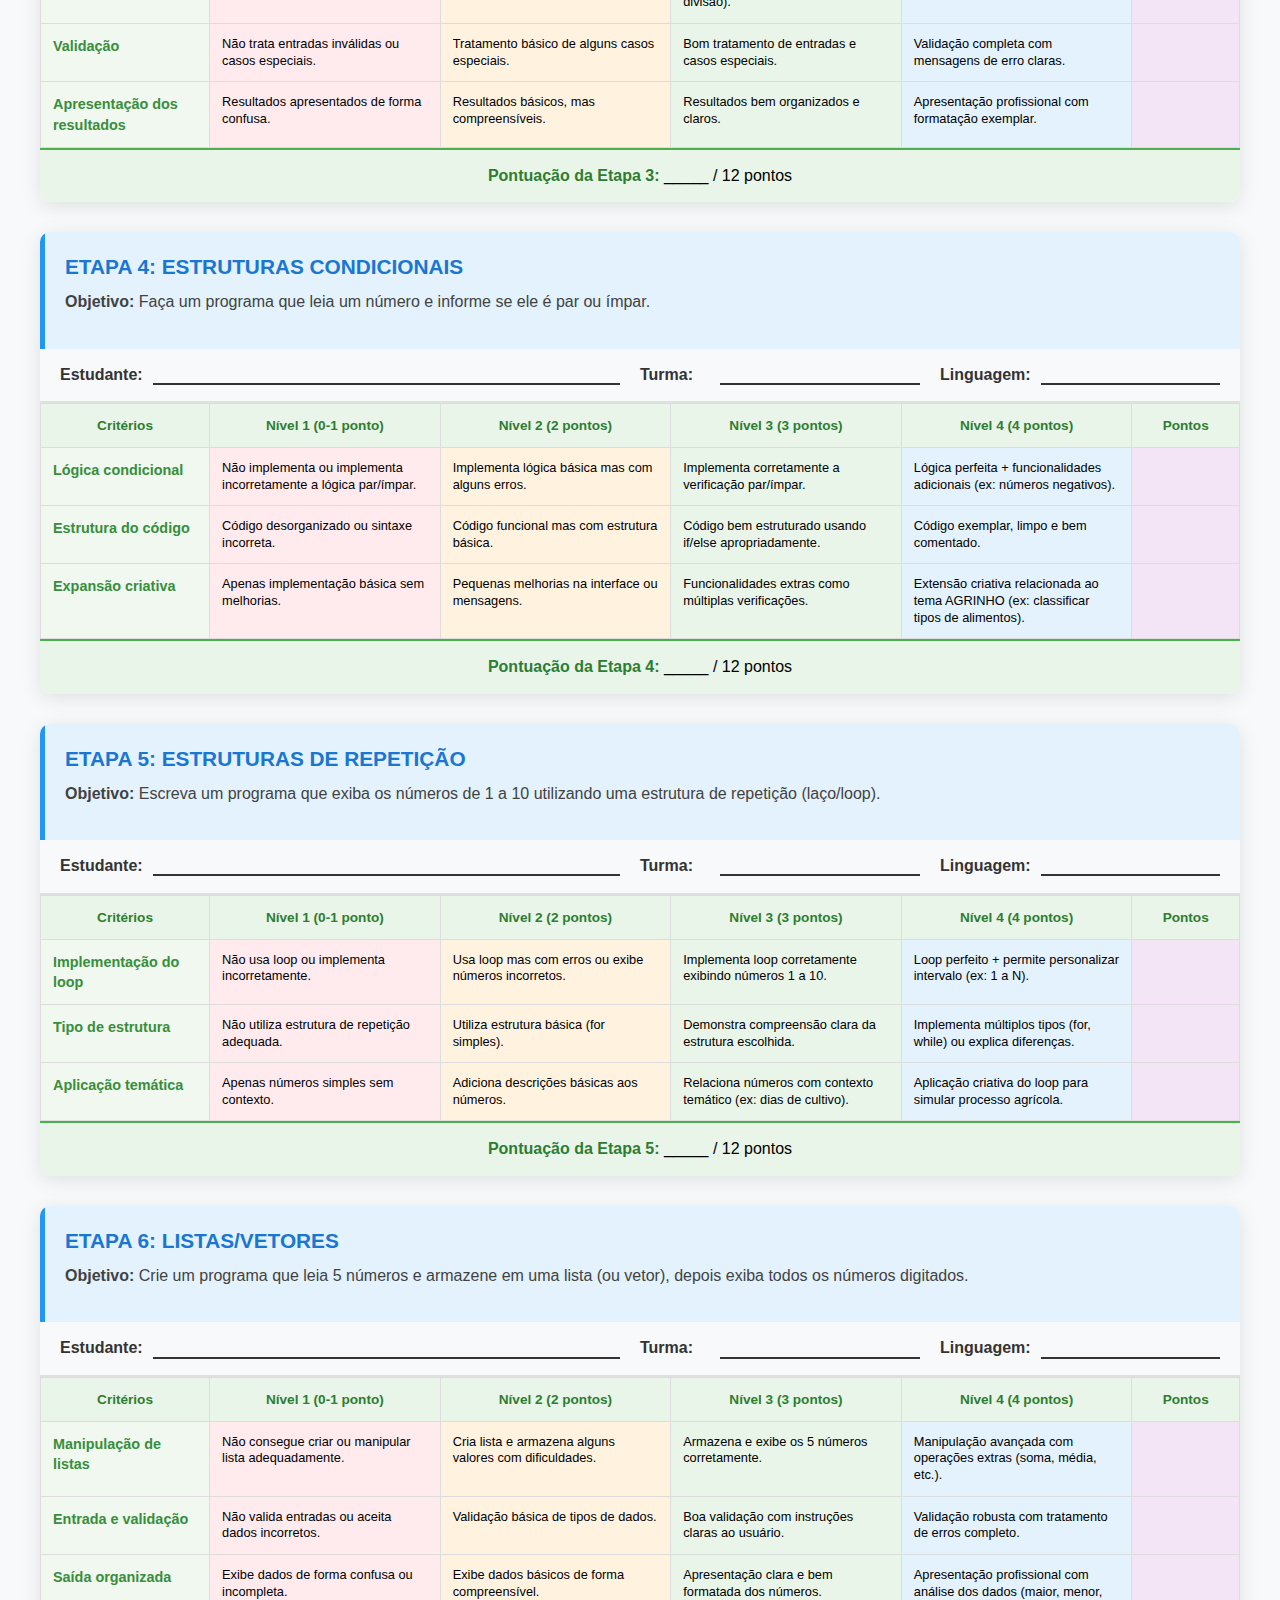
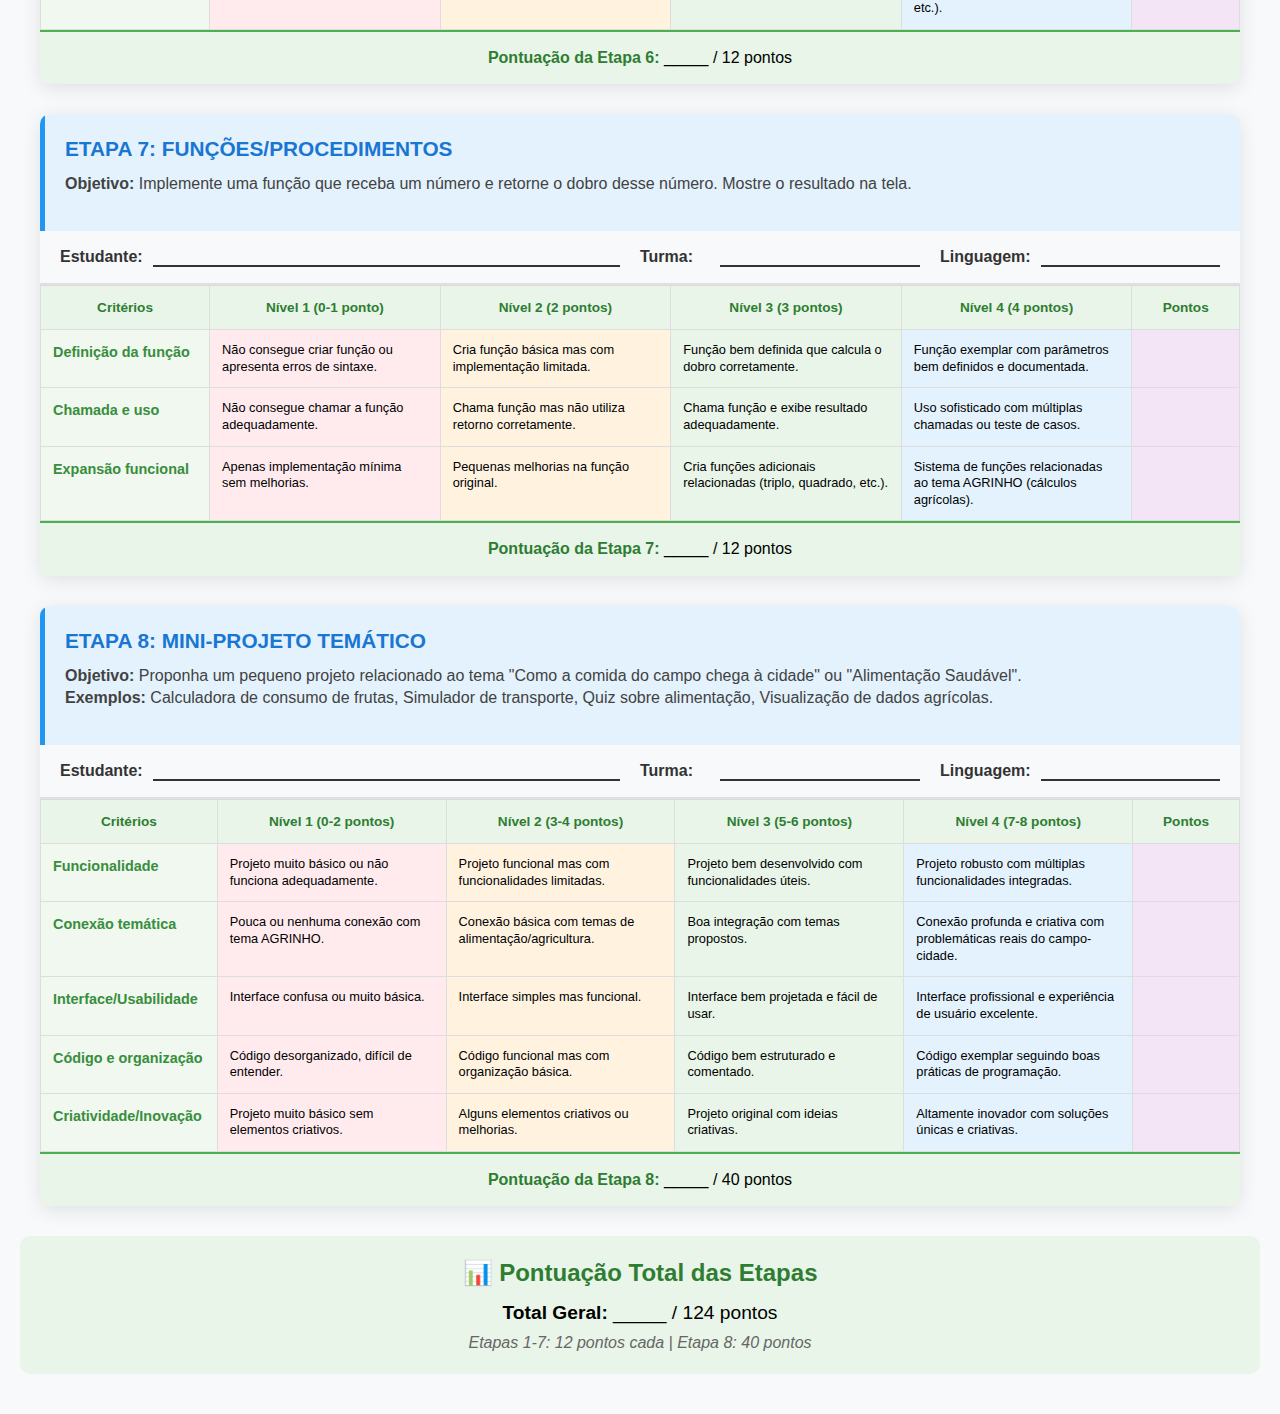
<file: site/rubricas_etapas.html>
<!DOCTYPE html>
<html lang="pt-br">
<head>
    <meta charset="UTF-8">
    <meta name="viewport" content="width=device-width, initial-scale=1.0">
    <title>Rubricas por Etapa - Primeira Competição de Programação com IA CEAG 2025</title>
    <style>
        body {
            font-family: 'Segoe UI', Tahoma, Geneva, Verdana, sans-serif;
            margin: 0;
            padding: 20px;
            background: #f8f9fa;
            line-height: 1.4;
        }
        
        .container {
            max-width: 1200px;
            margin: 0 auto;
            background: white;
            border-radius: 10px;
            overflow: hidden;
            box-shadow: 0 4px 20px rgba(0,0,0,0.1);
            margin-bottom: 30px;
        }
        
        .header {
            background: linear-gradient(135deg, #4CAF50 0%, #45a049 100%);
            color: white;
            padding: 20px;
            text-align: center;
        }
        
        .header h1 {
            font-size: 2rem;
            margin: 0 0 10px 0;
            font-weight: 300;
        }
        
        .header p {
            margin: 0;
            opacity: 0.9;
            font-size: 1.1rem;
        }
        
        .etapa-header {
            background: #e3f2fd;
            padding: 20px;
            border-left: 5px solid #2196F3;
        }
        
        .etapa-numero {
            color: #1976D2;
            font-size: 1.3rem;
            font-weight: bold;
            margin-bottom: 10px;
        }
        
        .etapa-descricao {
            color: #424242;
            font-size: 1rem;
            margin-bottom: 15px;
        }
        
        .student-info {
            background: #f8f9fa;
            padding: 15px 20px;
            display: grid;
            grid-template-columns: 2fr 1fr 1fr;
            gap: 20px;
            border-bottom: 2px solid #e0e0e0;
        }
        
        .field {
            display: flex;
            align-items: center;
            gap: 10px;
        }
        
        .field span {
            font-weight: 600;
            color: #333;
            min-width: 70px;
        }
        
        .field-line {
            flex: 1;
            border-bottom: 2px solid #333;
            min-height: 18px;
        }
        
        .rubric-table {
            width: 100%;
            border-collapse: collapse;
            font-size: 0.9rem;
        }
        
        .rubric-table th,
        .rubric-table td {
            border: 1px solid #ddd;
            padding: 12px;
            text-align: left;
            vertical-align: top;
        }
        
        .rubric-table th {
            background: #E8F5E8;
            font-weight: 600;
            text-align: center;
            color: #2e7d32;
            font-size: 0.85rem;
        }
        
        .criterio-cell {
            background: #F0F8F0;
            font-weight: 600;
            width: 140px;
            color: #388e3c;
        }
        
        .nivel-cell {
            width: 200px;
            font-size: 0.8rem;
            line-height: 1.3;
        }
        
        .nivel1 { background: #FFEBEE; }
        .nivel2 { background: #FFF3E0; }
        .nivel3 { background: #E8F5E8; }
        .nivel4 { background: #E3F2FD; }
        
        .desempenho-cell {
            background: #F3E5F5;
            width: 80px;
            text-align: center;
        }
        
        .pontuacao-etapa {
            background: #E8F5E8;
            padding: 15px;
            text-align: center;
            border-top: 2px solid #4CAF50;
        }
        
        .pontuacao-etapa strong {
            color: #2e7d32;
        }
        
        .toc {
            background: #f8f9fa;
            padding: 20px;
            margin-bottom: 20px;
            border-radius: 10px;
            border-left: 5px solid #2196F3;
        }
        
        .toc h2 {
            color: #1976D2;
            margin: 0 0 15px 0;
        }
        
        .toc ul {
            list-style: none;
            padding: 0;
            margin: 0;
            display: grid;
            grid-template-columns: repeat(auto-fit, minmax(300px, 1fr));
            gap: 10px;
        }
        
        .toc li {
            padding: 8px 12px;
            background: white;
            border-radius: 5px;
            border-left: 3px solid #4CAF50;
        }
        
        .toc a {
            text-decoration: none;
            color: #2e7d32;
            font-weight: 500;
        }
        
        .toc a:hover {
            color: #1976D2;
        }
        
        @media print {
            body { background: white; padding: 0; }
            .container { box-shadow: none; border-radius: 0; page-break-after: always; }
            .toc { display: none; }
        }
        
        @media (max-width: 768px) {
            .student-info {
                grid-template-columns: 1fr;
                gap: 10px;
            }
            .rubric-table { font-size: 0.75rem; }
            .nivel-cell { width: 150px; }
        }
    </style>
</head>
<body>
    <div class="toc">
        <h2>📋 Índice das Rubricas por Etapa</h2>
        <ul>
            <li><a href="#etapa1">Etapa 1: Olá, Mundo!</a></li>
            <li><a href="#etapa2">Etapa 2: Entrada e Saída de Dados</a></li>
            <li><a href="#etapa3">Etapa 3: Operações Básicas</a></li>
            <li><a href="#etapa4">Etapa 4: Estruturas Condicionais</a></li>
            <li><a href="#etapa5">Etapa 5: Estruturas de Repetição</a></li>
            <li><a href="#etapa6">Etapa 6: Listas/Vetores</a></li>
            <li><a href="#etapa7">Etapa 7: Funções/Procedimentos</a></li>
            <li><a href="#etapa8">Etapa 8: Mini-Projeto Temático</a></li>
        </ul>
    </div>

    <!-- ETAPA 1: OLÁ, MUNDO! -->
    <div class="container" id="etapa1">
        <div class="header">
            <h1>Rubrica de Avaliação por Etapa</h1>
            <p>Primeira Competição de Programação com IA CEAG 2025</p>
        </div>
        
        <div class="etapa-header">
            <div class="etapa-numero">ETAPA 1: OLÁ, MUNDO!</div>
            <div class="etapa-descricao">
                <strong>Objetivo:</strong> Escreva um programa que exiba a mensagem "Olá, Mundo!" na tela.
            </div>
        </div>
        
        <div class="student-info">
            <div class="field">
                <span>Estudante:</span>
                <div class="field-line"></div>
            </div>
            <div class="field">
                <span>Turma:</span>
                <div class="field-line"></div>
            </div>
            <div class="field">
                <span>Linguagem:</span>
                <div class="field-line"></div>
            </div>
        </div>
        
        <table class="rubric-table">
            <thead>
                <tr>
                    <th>Critérios</th>
                    <th>Nível 1 (0-1 ponto)</th>
                    <th>Nível 2 (2 pontos)</th>
                    <th>Nível 3 (3 pontos)</th>
                    <th>Nível 4 (4 pontos)</th>
                    <th>Pontos</th>
                </tr>
            </thead>
            <tbody>
                <tr>
                    <td class="criterio-cell">Funcionamento</td>
                    <td class="nivel-cell nivel1">Programa não executa ou apresenta muitos erros.</td>
                    <td class="nivel-cell nivel2">Programa executa mas não exibe a mensagem corretamente.</td>
                    <td class="nivel-cell nivel3">Programa executa e exibe "Olá, Mundo!" corretamente.</td>
                    <td class="nivel-cell nivel4">Programa executa perfeitamente e pode incluir melhorias criativas.</td>
                    <td class="desempenho-cell"></td>
                </tr>
                <tr>
                    <td class="criterio-cell">Código</td>
                    <td class="nivel-cell nivel1">Código muito confuso ou com sintaxe incorreta.</td>
                    <td class="nivel-cell nivel2">Código funcional mas desorganizado ou difícil de ler.</td>
                    <td class="nivel-cell nivel3">Código claro, bem estruturado e fácil de entender.</td>
                    <td class="nivel-cell nivel4">Código exemplar, comentado e seguindo boas práticas.</td>
                    <td class="desempenho-cell"></td>
                </tr>
                <tr>
                    <td class="criterio-cell">Criatividade</td>
                    <td class="nivel-cell nivel1">Implementação muito básica, apenas o mínimo necessário.</td>
                    <td class="nivel-cell nivel2">Implementação padrão sem elementos adicionais.</td>
                    <td class="nivel-cell nivel3">Adicionou elementos criativos como cores ou formatação.</td>
                    <td class="nivel-cell nivel4">Implementação altamente criativa relacionada ao tema AGRINHO.</td>
                    <td class="desempenho-cell"></td>
                </tr>
            </tbody>
        </table>
        
        <div class="pontuacao-etapa">
            <strong>Pontuação da Etapa 1:</strong> _____ / 12 pontos
        </div>
    </div>

    <!-- ETAPA 2: ENTRADA E SAÍDA -->
    <div class="container" id="etapa2">
        <div class="etapa-header">
            <div class="etapa-numero">ETAPA 2: ENTRADA E SAÍDA DE DADOS</div>
            <div class="etapa-descricao">
                <strong>Objetivo:</strong> Crie um programa que solicite ao usuário seu nome e idade, e exiba uma mensagem personalizada de boas-vindas.
            </div>
        </div>
        
        <div class="student-info">
            <div class="field">
                <span>Estudante:</span>
                <div class="field-line"></div>
            </div>
            <div class="field">
                <span>Turma:</span>
                <div class="field-line"></div>
            </div>
            <div class="field">
                <span>Linguagem:</span>
                <div class="field-line"></div>
            </div>
        </div>
        
        <table class="rubric-table">
            <thead>
                <tr>
                    <th>Critérios</th>
                    <th>Nível 1 (0-1 ponto)</th>
                    <th>Nível 2 (2 pontos)</th>
                    <th>Nível 3 (3 pontos)</th>
                    <th>Nível 4 (4 pontos)</th>
                    <th>Pontos</th>
                </tr>
            </thead>
            <tbody>
                <tr>
                    <td class="criterio-cell">Entrada de dados</td>
                    <td class="nivel-cell nivel1">Não consegue ler dados do usuário corretamente.</td>
                    <td class="nivel-cell nivel2">Lê apenas um dos dados (nome OU idade).</td>
                    <td class="nivel-cell nivel3">Lê nome e idade corretamente com instruções claras.</td>
                    <td class="nivel-cell nivel4">Lê dados com validação e instruções muito claras.</td>
                    <td class="desempenho-cell"></td>
                </tr>
                <tr>
                    <td class="criterio-cell">Processamento</td>
                    <td class="nivel-cell nivel1">Não utiliza os dados coletados adequadamente.</td>
                    <td class="nivel-cell nivel2">Utiliza dados básicos mas sem personalização.</td>
                    <td class="nivel-cell nivel3">Cria mensagem personalizada usando nome e idade.</td>
                    <td class="nivel-cell nivel4">Mensagem rica e personalizada com lógica adicional.</td>
                    <td class="desempenho-cell"></td>
                </tr>
                <tr>
                    <td class="criterio-cell">Saída formatada</td>
                    <td class="nivel-cell nivel1">Saída confusa ou mal formatada.</td>
                    <td class="nivel-cell nivel2">Saída funcional mas básica.</td>
                    <td class="nivel-cell nivel3">Saída bem formatada e apresentável.</td>
                    <td class="nivel-cell nivel4">Saída profissional com elementos visuais.</td>
                    <td class="desempenho-cell"></td>
                </tr>
            </tbody>
        </table>
        
        <div class="pontuacao-etapa">
            <strong>Pontuação da Etapa 2:</strong> _____ / 12 pontos
        </div>
    </div>

    <!-- ETAPA 3: OPERAÇÕES BÁSICAS -->
    <div class="container" id="etapa3">
        <div class="etapa-header">
            <div class="etapa-numero">ETAPA 3: OPERAÇÕES BÁSICAS</div>
            <div class="etapa-descricao">
                <strong>Objetivo:</strong> Desenvolva um programa que leia dois números e mostre a soma, subtração, multiplicação e divisão entre eles.
            </div>
        </div>
        
        <div class="student-info">
            <div class="field">
                <span>Estudante:</span>
                <div class="field-line"></div>
            </div>
            <div class="field">
                <span>Turma:</span>
                <div class="field-line"></div>
            </div>
            <div class="field">
                <span>Linguagem:</span>
                <div class="field-line"></div>
            </div>
        </div>
        
        <table class="rubric-table">
            <thead>
                <tr>
                    <th>Critérios</th>
                    <th>Nível 1 (0-1 ponto)</th>
                    <th>Nível 2 (2 pontos)</th>
                    <th>Nível 3 (3 pontos)</th>
                    <th>Nível 4 (4 pontos)</th>
                    <th>Pontos</th>
                </tr>
            </thead>
            <tbody>
                <tr>
                    <td class="criterio-cell">Operações matemáticas</td>
                    <td class="nivel-cell nivel1">Implementa apenas 1-2 operações ou com erros.</td>
                    <td class="nivel-cell nivel2">Implementa 3 das 4 operações básicas corretamente.</td>
                    <td class="nivel-cell nivel3">Implementa todas as 4 operações (soma, subtração, multiplicação, divisão).</td>
                    <td class="nivel-cell nivel4">Todas as operações + tratamento de divisão por zero.</td>
                    <td class="desempenho-cell"></td>
                </tr>
                <tr>
                    <td class="criterio-cell">Validação</td>
                    <td class="nivel-cell nivel1">Não trata entradas inválidas ou casos especiais.</td>
                    <td class="nivel-cell nivel2">Tratamento básico de alguns casos especiais.</td>
                    <td class="nivel-cell nivel3">Bom tratamento de entradas e casos especiais.</td>
                    <td class="nivel-cell nivel4">Validação completa com mensagens de erro claras.</td>
                    <td class="desempenho-cell"></td>
                </tr>
                <tr>
                    <td class="criterio-cell">Apresentação dos resultados</td>
                    <td class="nivel-cell nivel1">Resultados apresentados de forma confusa.</td>
                    <td class="nivel-cell nivel2">Resultados básicos, mas compreensíveis.</td>
                    <td class="nivel-cell nivel3">Resultados bem organizados e claros.</td>
                    <td class="nivel-cell nivel4">Apresentação profissional com formatação exemplar.</td>
                    <td class="desempenho-cell"></td>
                </tr>
            </tbody>
        </table>
        
        <div class="pontuacao-etapa">
            <strong>Pontuação da Etapa 3:</strong> _____ / 12 pontos
        </div>
    </div>

    <!-- ETAPA 4: ESTRUTURAS CONDICIONAIS -->
    <div class="container" id="etapa4">
        <div class="etapa-header">
            <div class="etapa-numero">ETAPA 4: ESTRUTURAS CONDICIONAIS</div>
            <div class="etapa-descricao">
                <strong>Objetivo:</strong> Faça um programa que leia um número e informe se ele é par ou ímpar.
            </div>
        </div>
        
        <div class="student-info">
            <div class="field">
                <span>Estudante:</span>
                <div class="field-line"></div>
            </div>
            <div class="field">
                <span>Turma:</span>
                <div class="field-line"></div>
            </div>
            <div class="field">
                <span>Linguagem:</span>
                <div class="field-line"></div>
            </div>
        </div>
        
        <table class="rubric-table">
            <thead>
                <tr>
                    <th>Critérios</th>
                    <th>Nível 1 (0-1 ponto)</th>
                    <th>Nível 2 (2 pontos)</th>
                    <th>Nível 3 (3 pontos)</th>
                    <th>Nível 4 (4 pontos)</th>
                    <th>Pontos</th>
                </tr>
            </thead>
            <tbody>
                <tr>
                    <td class="criterio-cell">Lógica condicional</td>
                    <td class="nivel-cell nivel1">Não implementa ou implementa incorretamente a lógica par/ímpar.</td>
                    <td class="nivel-cell nivel2">Implementa lógica básica mas com alguns erros.</td>
                    <td class="nivel-cell nivel3">Implementa corretamente a verificação par/ímpar.</td>
                    <td class="nivel-cell nivel4">Lógica perfeita + funcionalidades adicionais (ex: números negativos).</td>
                    <td class="desempenho-cell"></td>
                </tr>
                <tr>
                    <td class="criterio-cell">Estrutura do código</td>
                    <td class="nivel-cell nivel1">Código desorganizado ou sintaxe incorreta.</td>
                    <td class="nivel-cell nivel2">Código funcional mas com estrutura básica.</td>
                    <td class="nivel-cell nivel3">Código bem estruturado usando if/else apropriadamente.</td>
                    <td class="nivel-cell nivel4">Código exemplar, limpo e bem comentado.</td>
                    <td class="desempenho-cell"></td>
                </tr>
                <tr>
                    <td class="criterio-cell">Expansão criativa</td>
                    <td class="nivel-cell nivel1">Apenas implementação básica sem melhorias.</td>
                    <td class="nivel-cell nivel2">Pequenas melhorias na interface ou mensagens.</td>
                    <td class="nivel-cell nivel3">Funcionalidades extras como múltiplas verificações.</td>
                    <td class="nivel-cell nivel4">Extensão criativa relacionada ao tema AGRINHO (ex: classificar tipos de alimentos).</td>
                    <td class="desempenho-cell"></td>
                </tr>
            </tbody>
        </table>
        
        <div class="pontuacao-etapa">
            <strong>Pontuação da Etapa 4:</strong> _____ / 12 pontos
        </div>
    </div>

    <!-- ETAPA 5: ESTRUTURAS DE REPETIÇÃO -->
    <div class="container" id="etapa5">
        <div class="etapa-header">
            <div class="etapa-numero">ETAPA 5: ESTRUTURAS DE REPETIÇÃO</div>
            <div class="etapa-descricao">
                <strong>Objetivo:</strong> Escreva um programa que exiba os números de 1 a 10 utilizando uma estrutura de repetição (laço/loop).
            </div>
        </div>
        
        <div class="student-info">
            <div class="field">
                <span>Estudante:</span>
                <div class="field-line"></div>
            </div>
            <div class="field">
                <span>Turma:</span>
                <div class="field-line"></div>
            </div>
            <div class="field">
                <span>Linguagem:</span>
                <div class="field-line"></div>
            </div>
        </div>
        
        <table class="rubric-table">
            <thead>
                <tr>
                    <th>Critérios</th>
                    <th>Nível 1 (0-1 ponto)</th>
                    <th>Nível 2 (2 pontos)</th>
                    <th>Nível 3 (3 pontos)</th>
                    <th>Nível 4 (4 pontos)</th>
                    <th>Pontos</th>
                </tr>
            </thead>
            <tbody>
                <tr>
                    <td class="criterio-cell">Implementação do loop</td>
                    <td class="nivel-cell nivel1">Não usa loop ou implementa incorretamente.</td>
                    <td class="nivel-cell nivel2">Usa loop mas com erros ou exibe números incorretos.</td>
                    <td class="nivel-cell nivel3">Implementa loop corretamente exibindo números 1 a 10.</td>
                    <td class="nivel-cell nivel4">Loop perfeito + permite personalizar intervalo (ex: 1 a N).</td>
                    <td class="desempenho-cell"></td>
                </tr>
                <tr>
                    <td class="criterio-cell">Tipo de estrutura</td>
                    <td class="nivel-cell nivel1">Não utiliza estrutura de repetição adequada.</td>
                    <td class="nivel-cell nivel2">Utiliza estrutura básica (for simples).</td>
                    <td class="nivel-cell nivel3">Demonstra compreensão clara da estrutura escolhida.</td>
                    <td class="nivel-cell nivel4">Implementa múltiplos tipos (for, while) ou explica diferenças.</td>
                    <td class="desempenho-cell"></td>
                </tr>
                <tr>
                    <td class="criterio-cell">Aplicação temática</td>
                    <td class="nivel-cell nivel1">Apenas números simples sem contexto.</td>
                    <td class="nivel-cell nivel2">Adiciona descrições básicas aos números.</td>
                    <td class="nivel-cell nivel3">Relaciona números com contexto temático (ex: dias de cultivo).</td>
                    <td class="nivel-cell nivel4">Aplicação criativa do loop para simular processo agrícola.</td>
                    <td class="desempenho-cell"></td>
                </tr>
            </tbody>
        </table>
        
        <div class="pontuacao-etapa">
            <strong>Pontuação da Etapa 5:</strong> _____ / 12 pontos
        </div>
    </div>

    <!-- ETAPA 6: LISTAS/VETORES -->
    <div class="container" id="etapa6">
        <div class="etapa-header">
            <div class="etapa-numero">ETAPA 6: LISTAS/VETORES</div>
            <div class="etapa-descricao">
                <strong>Objetivo:</strong> Crie um programa que leia 5 números e armazene em uma lista (ou vetor), depois exiba todos os números digitados.
            </div>
        </div>
        
        <div class="student-info">
            <div class="field">
                <span>Estudante:</span>
                <div class="field-line"></div>
            </div>
            <div class="field">
                <span>Turma:</span>
                <div class="field-line"></div>
            </div>
            <div class="field">
                <span>Linguagem:</span>
                <div class="field-line"></div>
            </div>
        </div>
        
        <table class="rubric-table">
            <thead>
                <tr>
                    <th>Critérios</th>
                    <th>Nível 1 (0-1 ponto)</th>
                    <th>Nível 2 (2 pontos)</th>
                    <th>Nível 3 (3 pontos)</th>
                    <th>Nível 4 (4 pontos)</th>
                    <th>Pontos</th>
                </tr>
            </thead>
            <tbody>
                <tr>
                    <td class="criterio-cell">Manipulação de listas</td>
                    <td class="nivel-cell nivel1">Não consegue criar ou manipular lista adequadamente.</td>
                    <td class="nivel-cell nivel2">Cria lista e armazena alguns valores com dificuldades.</td>
                    <td class="nivel-cell nivel3">Armazena e exibe os 5 números corretamente.</td>
                    <td class="nivel-cell nivel4">Manipulação avançada com operações extras (soma, média, etc.).</td>
                    <td class="desempenho-cell"></td>
                </tr>
                <tr>
                    <td class="criterio-cell">Entrada e validação</td>
                    <td class="nivel-cell nivel1">Não valida entradas ou aceita dados incorretos.</td>
                    <td class="nivel-cell nivel2">Validação básica de tipos de dados.</td>
                    <td class="nivel-cell nivel3">Boa validação com instruções claras ao usuário.</td>
                    <td class="nivel-cell nivel4">Validação robusta com tratamento de erros completo.</td>
                    <td class="desempenho-cell"></td>
                </tr>
                <tr>
                    <td class="criterio-cell">Saída organizada</td>
                    <td class="nivel-cell nivel1">Exibe dados de forma confusa ou incompleta.</td>
                    <td class="nivel-cell nivel2">Exibe dados básicos de forma compreensível.</td>
                    <td class="nivel-cell nivel3">Apresentação clara e bem formatada dos números.</td>
                    <td class="nivel-cell nivel4">Apresentação profissional com análise dos dados (maior, menor, etc.).</td>
                    <td class="desempenho-cell"></td>
                </tr>
            </tbody>
        </table>
        
        <div class="pontuacao-etapa">
            <strong>Pontuação da Etapa 6:</strong> _____ / 12 pontos
        </div>
    </div>

    <!-- ETAPA 7: FUNÇÕES/PROCEDIMENTOS -->
    <div class="container" id="etapa7">
        <div class="etapa-header">
            <div class="etapa-numero">ETAPA 7: FUNÇÕES/PROCEDIMENTOS</div>
            <div class="etapa-descricao">
                <strong>Objetivo:</strong> Implemente uma função que receba um número e retorne o dobro desse número. Mostre o resultado na tela.
            </div>
        </div>
        
        <div class="student-info">
            <div class="field">
                <span>Estudante:</span>
                <div class="field-line"></div>
            </div>
            <div class="field">
                <span>Turma:</span>
                <div class="field-line"></div>
            </div>
            <div class="field">
                <span>Linguagem:</span>
                <div class="field-line"></div>
            </div>
        </div>
        
        <table class="rubric-table">
            <thead>
                <tr>
                    <th>Critérios</th>
                    <th>Nível 1 (0-1 ponto)</th>
                    <th>Nível 2 (2 pontos)</th>
                    <th>Nível 3 (3 pontos)</th>
                    <th>Nível 4 (4 pontos)</th>
                    <th>Pontos</th>
                </tr>
            </thead>
            <tbody>
                <tr>
                    <td class="criterio-cell">Definição da função</td>
                    <td class="nivel-cell nivel1">Não consegue criar função ou apresenta erros de sintaxe.</td>
                    <td class="nivel-cell nivel2">Cria função básica mas com implementação limitada.</td>
                    <td class="nivel-cell nivel3">Função bem definida que calcula o dobro corretamente.</td>
                    <td class="nivel-cell nivel4">Função exemplar com parâmetros bem definidos e documentada.</td>
                    <td class="desempenho-cell"></td>
                </tr>
                <tr>
                    <td class="criterio-cell">Chamada e uso</td>
                    <td class="nivel-cell nivel1">Não consegue chamar a função adequadamente.</td>
                    <td class="nivel-cell nivel2">Chama função mas não utiliza retorno corretamente.</td>
                    <td class="nivel-cell nivel3">Chama função e exibe resultado adequadamente.</td>
                    <td class="nivel-cell nivel4">Uso sofisticado com múltiplas chamadas ou teste de casos.</td>
                    <td class="desempenho-cell"></td>
                </tr>
                <tr>
                    <td class="criterio-cell">Expansão funcional</td>
                    <td class="nivel-cell nivel1">Apenas implementação mínima sem melhorias.</td>
                    <td class="nivel-cell nivel2">Pequenas melhorias na função original.</td>
                    <td class="nivel-cell nivel3">Cria funções adicionais relacionadas (triplo, quadrado, etc.).</td>
                    <td class="nivel-cell nivel4">Sistema de funções relacionadas ao tema AGRINHO (cálculos agrícolas).</td>
                    <td class="desempenho-cell"></td>
                </tr>
            </tbody>
        </table>
        
        <div class="pontuacao-etapa">
            <strong>Pontuação da Etapa 7:</strong> _____ / 12 pontos
        </div>
    </div>

    <!-- ETAPA 8: MINI-PROJETO TEMÁTICO -->
    <div class="container" id="etapa8">
        <div class="etapa-header">
            <div class="etapa-numero">ETAPA 8: MINI-PROJETO TEMÁTICO</div>
            <div class="etapa-descricao">
                <strong>Objetivo:</strong> Proponha um pequeno projeto relacionado ao tema "Como a comida do campo chega à cidade" ou "Alimentação Saudável".
                <br><strong>Exemplos:</strong> Calculadora de consumo de frutas, Simulador de transporte, Quiz sobre alimentação, Visualização de dados agrícolas.
            </div>
        </div>
        
        <div class="student-info">
            <div class="field">
                <span>Estudante:</span>
                <div class="field-line"></div>
            </div>
            <div class="field">
                <span>Turma:</span>
                <div class="field-line"></div>
            </div>
            <div class="field">
                <span>Linguagem:</span>
                <div class="field-line"></div>
            </div>
        </div>
        
        <table class="rubric-table">
            <thead>
                <tr>
                    <th>Critérios</th>
                    <th>Nível 1 (0-2 pontos)</th>
                    <th>Nível 2 (3-4 pontos)</th>
                    <th>Nível 3 (5-6 pontos)</th>
                    <th>Nível 4 (7-8 pontos)</th>
                    <th>Pontos</th>
                </tr>
            </thead>
            <tbody>
                <tr>
                    <td class="criterio-cell">Funcionalidade</td>
                    <td class="nivel-cell nivel1">Projeto muito básico ou não funciona adequadamente.</td>
                    <td class="nivel-cell nivel2">Projeto funcional mas com funcionalidades limitadas.</td>
                    <td class="nivel-cell nivel3">Projeto bem desenvolvido com funcionalidades úteis.</td>
                    <td class="nivel-cell nivel4">Projeto robusto com múltiplas funcionalidades integradas.</td>
                    <td class="desempenho-cell"></td>
                </tr>
                <tr>
                    <td class="criterio-cell">Conexão temática</td>
                    <td class="nivel-cell nivel1">Pouca ou nenhuma conexão com tema AGRINHO.</td>
                    <td class="nivel-cell nivel2">Conexão básica com temas de alimentação/agricultura.</td>
                    <td class="nivel-cell nivel3">Boa integração com temas propostos.</td>
                    <td class="nivel-cell nivel4">Conexão profunda e criativa com problemáticas reais do campo-cidade.</td>
                    <td class="desempenho-cell"></td>
                </tr>
                <tr>
                    <td class="criterio-cell">Interface/Usabilidade</td>
                    <td class="nivel-cell nivel1">Interface confusa ou muito básica.</td>
                    <td class="nivel-cell nivel2">Interface simples mas funcional.</td>
                    <td class="nivel-cell nivel3">Interface bem projetada e fácil de usar.</td>
                    <td class="nivel-cell nivel4">Interface profissional e experiência de usuário excelente.</td>
                    <td class="desempenho-cell"></td>
                </tr>
                <tr>
                    <td class="criterio-cell">Código e organização</td>
                    <td class="nivel-cell nivel1">Código desorganizado, difícil de entender.</td>
                    <td class="nivel-cell nivel2">Código funcional mas com organização básica.</td>
                    <td class="nivel-cell nivel3">Código bem estruturado e comentado.</td>
                    <td class="nivel-cell nivel4">Código exemplar seguindo boas práticas de programação.</td>
                    <td class="desempenho-cell"></td>
                </tr>
                <tr>
                    <td class="criterio-cell">Criatividade/Inovação</td>
                    <td class="nivel-cell nivel1">Projeto muito básico sem elementos criativos.</td>
                    <td class="nivel-cell nivel2">Alguns elementos criativos ou melhorias.</td>
                    <td class="nivel-cell nivel3">Projeto original com ideias criativas.</td>
                    <td class="nivel-cell nivel4">Altamente inovador com soluções únicas e criativas.</td>
                    <td class="desempenho-cell"></td>
                </tr>
            </tbody>
        </table>
        
        <div class="pontuacao-etapa">
            <strong>Pontuação da Etapa 8:</strong> _____ / 40 pontos
        </div>
    </div>

    <div style="background: #e8f5e8; padding: 20px; text-align: center; margin: 20px 0; border-radius: 10px;">
        <h2 style="color: #2e7d32; margin: 0 0 10px 0;">📊 Pontuação Total das Etapas</h2>
        <p style="margin: 0; font-size: 1.2rem;"><strong>Total Geral:</strong> _____ / 124 pontos</p>
        <p style="margin: 5px 0 0 0; color: #666;"><em>Etapas 1-7: 12 pontos cada | Etapa 8: 40 pontos</em></p>
    </div>
</body>
</html>
</file>
<file: javascript/style.css>
html, body {
  height: 100%;
  margin: 0;
  padding: 0;
  box-sizing: border-box;
}
body {
  min-height: 100vh;
  display: flex;
  align-items: center;
  justify-content: center;
  background: linear-gradient(120deg, #f6d365 0%, #fda085 50%, #a18cd1 100%);
  font-family: 'Inter', Arial, sans-serif;
  color: #222;
  margin: 0;
  overflow: hidden;
}
.container {
  position: relative;
  z-index: 1;
  background: rgba(255,255,255,0.85);
  border-radius: 2rem;
  box-shadow: 0 8px 32px 0 rgba(161, 140, 209, 0.18);
  padding: 4rem 5rem 3rem 5rem;
  display: flex;
  flex-direction: column;
  align-items: center;
  min-width: 320px;
  max-width: 90vw;
  transition: box-shadow 0.3s;
}
.container:hover {
  box-shadow: 0 12px 48px 0 rgba(161, 140, 209, 0.28);
}
h1 {
  font-family: 'Playfair Display', serif;
  font-size: 3.5rem;
  font-weight: 700;
  letter-spacing: 0.04em;
  margin: 0 0 1.2rem 0;
  color: #6a4bc6;
  text-shadow: 0 4px 24px rgba(250, 160, 133, 0.12);
  line-height: 1.1;
  transition: color 0.3s;
}
.subtitle {
  font-family: 'Inter', Arial, sans-serif;
  font-size: 1.25rem;
  font-weight: 400;
  color: #444;
  margin-bottom: 2.5rem;
  letter-spacing: 0.01em;
  opacity: 0.85;
}
.animated-blob {
  position: absolute;
  top: -80px;
  left: -80px;
  width: 320px;
  height: 320px;
  z-index: 0;
  opacity: 0.45;
  pointer-events: none;
  animation: blobMove 12s ease-in-out infinite alternate;
}
@keyframes blobMove {
  0% {
    transform: scale(1) translate(0, 0) rotate(0deg);
  }
  100% {
    transform: scale(1.15) translate(40px, 30px) rotate(8deg);
  }
}
.animated-blob2 {
  position: absolute;
  bottom: -100px;
  right: -100px;
  width: 260px;
  height: 260px;
  z-index: 0;
  opacity: 0.35;
  pointer-events: none;
  animation: blobMove2 14s ease-in-out infinite alternate;
}
@keyframes blobMove2 {
  0% {
    transform: scale(1) translate(0, 0) rotate(0deg);
  }
  100% {
    transform: scale(1.1) translate(-30px, -20px) rotate(-6deg);
  }
}
@media (max-width: 700px) {
  .container {
    padding: 2.5rem 1.2rem 2rem 1.2rem;
    min-width: 0;
  }
  h1 {
    font-size: 2.1rem;
  }
  .subtitle {
    font-size: 1rem;
  }
  .animated-blob, .animated-blob2 {
    width: 160px;
    height: 160px;
  }
}
</file>
<file: site/style.css>
body {
    font-family: 'Segoe UI', Arial, sans-serif;
    background: linear-gradient(120deg, #e0eafc 0%, #cfdef3 100%);
    margin: 0;
    padding: 0;
    min-height: 100vh;
}
.header {
    background: linear-gradient(90deg, #0057b7 60%, #6ea8fe 100%);
    color: #fff;
    padding: 38px 0 24px 0;
    text-align: center;
    border-bottom-left-radius: 32px;
    border-bottom-right-radius: 32px;
    box-shadow: 0 4px 24px rgba(0,0,0,0.10);
}
.header h1 {
    margin: 0;
    font-size: 2.6rem;
    letter-spacing: 1.5px;
    font-weight: 700;
}
.header p {
    margin: 16px 0 0 0;
    font-size: 1.18rem;
    font-weight: 400;
    color: #e0eafc;
}
.container {
    max-width: 1100px;
    margin: 36px auto 0 auto;
    display: flex;
    flex-wrap: wrap;
    gap: 32px;
    justify-content: center;
    background: none;
    box-shadow: none;
    padding: 0 18px 48px 18px;
}
.card {
    background: #fff;
    border-radius: 18px;
    box-shadow: 0 4px 24px rgba(44, 62, 80, 0.10);
    padding: 32px 28px 24px 28px;
    width: 320px;
    min-height: 320px;
    display: flex;
    flex-direction: column;
    align-items: center;
    position: relative;
    transition: transform 0.25s, box-shadow 0.25s;
    border-top: 6px solid #6ea8fe;
}
.card:hover {
    transform: translateY(-8px) scale(1.03);
    box-shadow: 0 12px 40px rgba(44, 62, 80, 0.13);
    border-top: 6px solid #0057b7;
}
.card .icon {
    font-size: 3.2rem;
    margin-bottom: 18px;
    color: #0057b7;
    background: #e0eafc;
    border-radius: 50%;
    width: 64px;
    height: 64px;
    display: flex;
    align-items: center;
    justify-content: center;
    box-shadow: 0 2px 8px rgba(44, 62, 80, 0.08);
}
.card h2 {
    color: #0057b7;
    margin-bottom: 12px;
    font-size: 1.35rem;
    letter-spacing: 0.5px;
    text-align: center;
}
.card p {
    color: #2a3a5e;
    margin: 0 0 10px 0;
    font-size: 1.08rem;
    line-height: 1.6;
    text-align: center;
}
.card a {
    color: #fff;
    background: #0057b7;
    padding: 7px 18px;
    border-radius: 8px;
    text-decoration: none;
    font-weight: 500;
    font-size: 1rem;
    margin-top: 10px;
    transition: background 0.2s;
    display: inline-block;
    box-shadow: 0 1px 4px rgba(44, 62, 80, 0.08);
}
.card a:hover {
    background: #003e8a;
}
@media (max-width: 900px) {
    .container {
        gap: 18px;
    }
    .card {
        width: 95vw;
        min-width: 0;
        max-width: 400px;
    }
}
.desc-competicao {
    margin: 28px auto 0 auto;
    max-width: 600px;
    background: rgba(255,255,255,0.13);
    border-radius: 14px;
    box-shadow: 0 2px 12px rgba(0,87,183,0.07);
    padding: 18px 22px 14px 22px;
    color: #fff;
    font-size: 1.08rem;
    text-align: center;
    border-left: 5px solid #fff;
    border-right: 5px solid #fff;
}
.desc-competicao strong {
    font-size: 1.13rem;
    letter-spacing: 0.5px;
    color: #ffe082;
}
</file>
